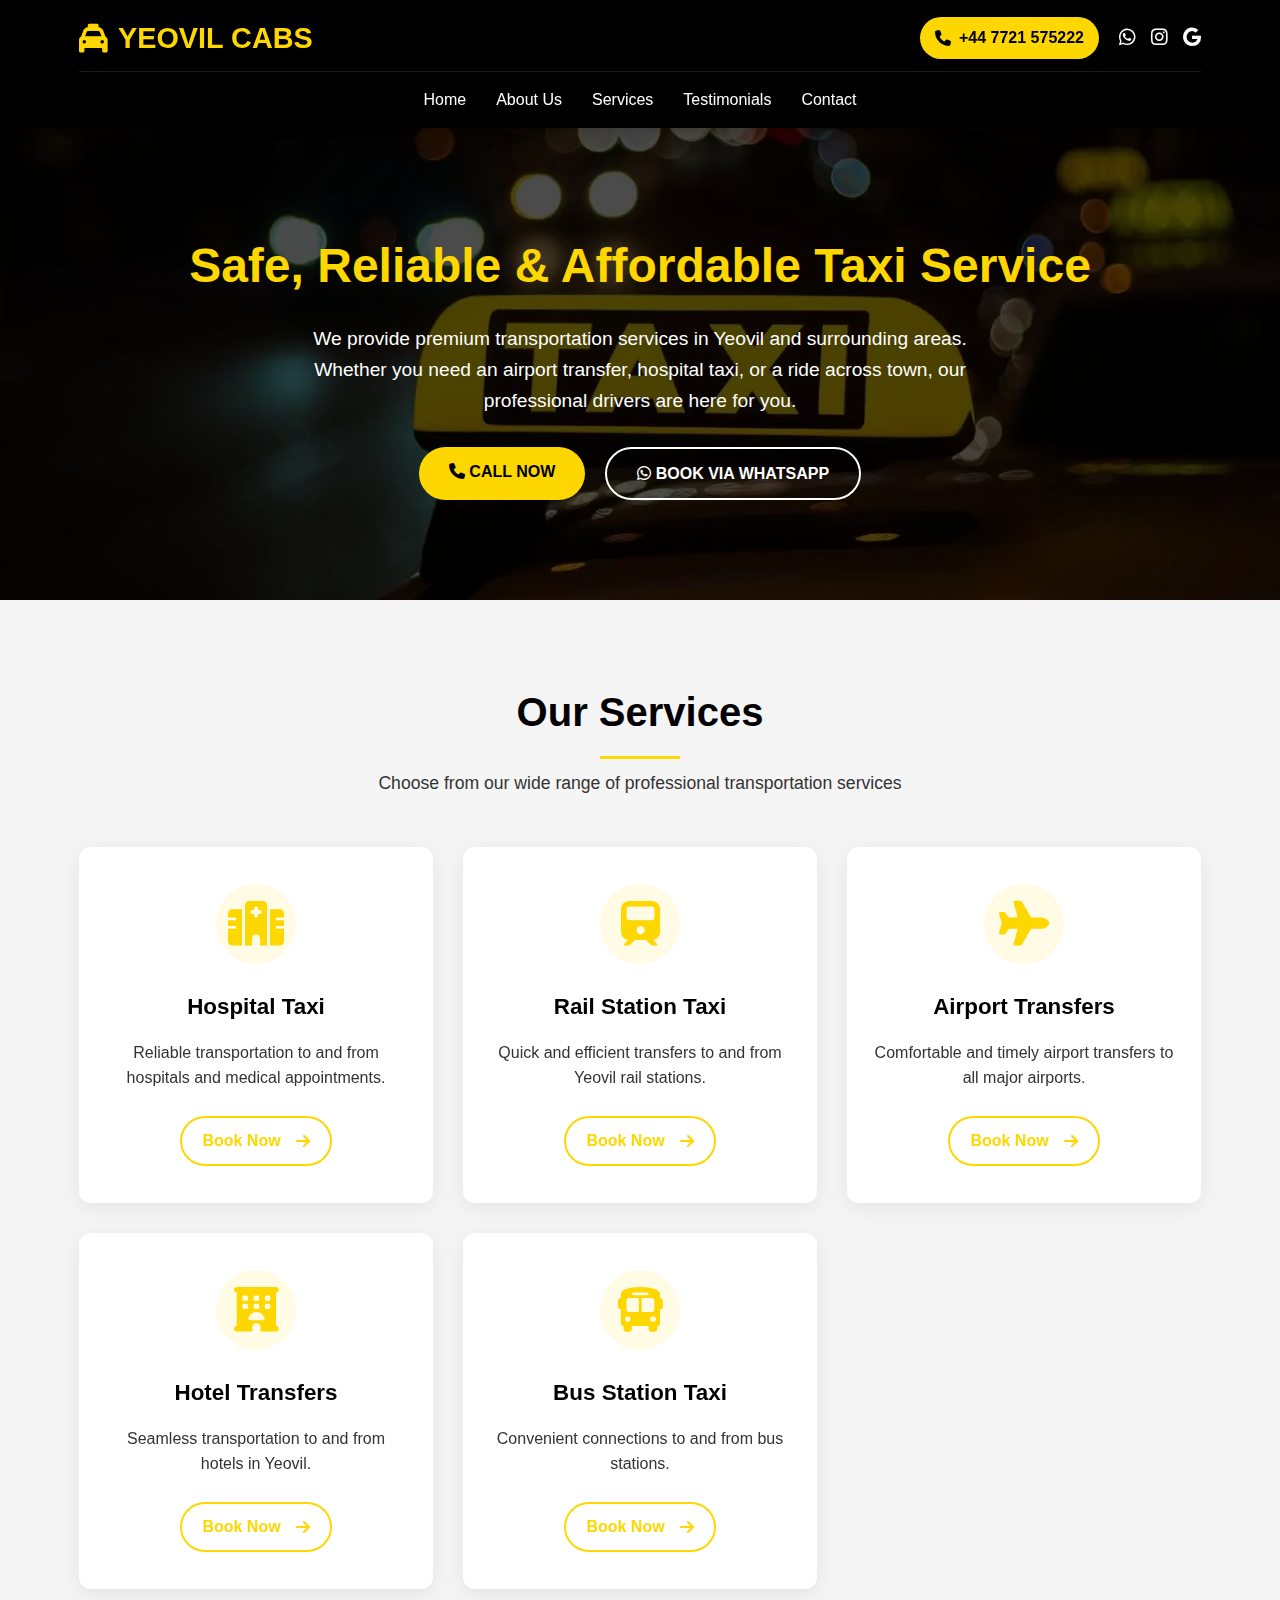
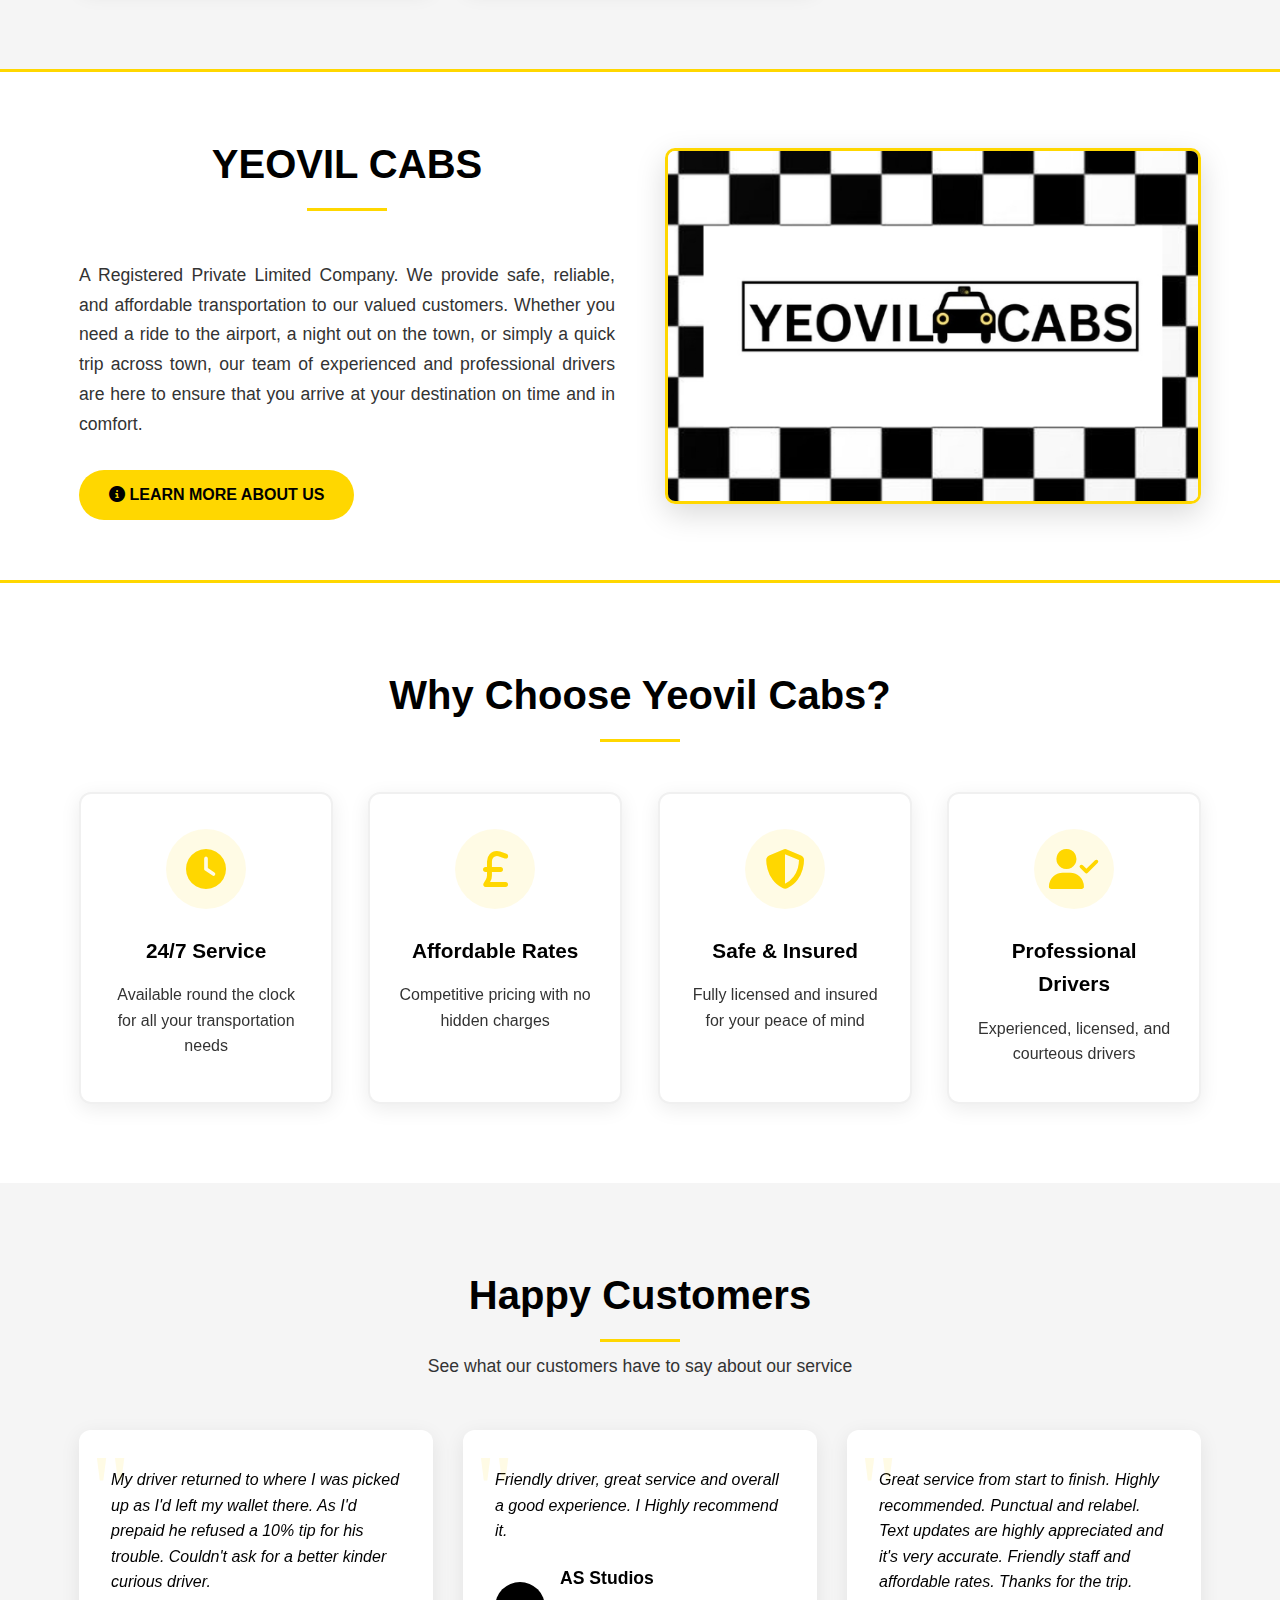
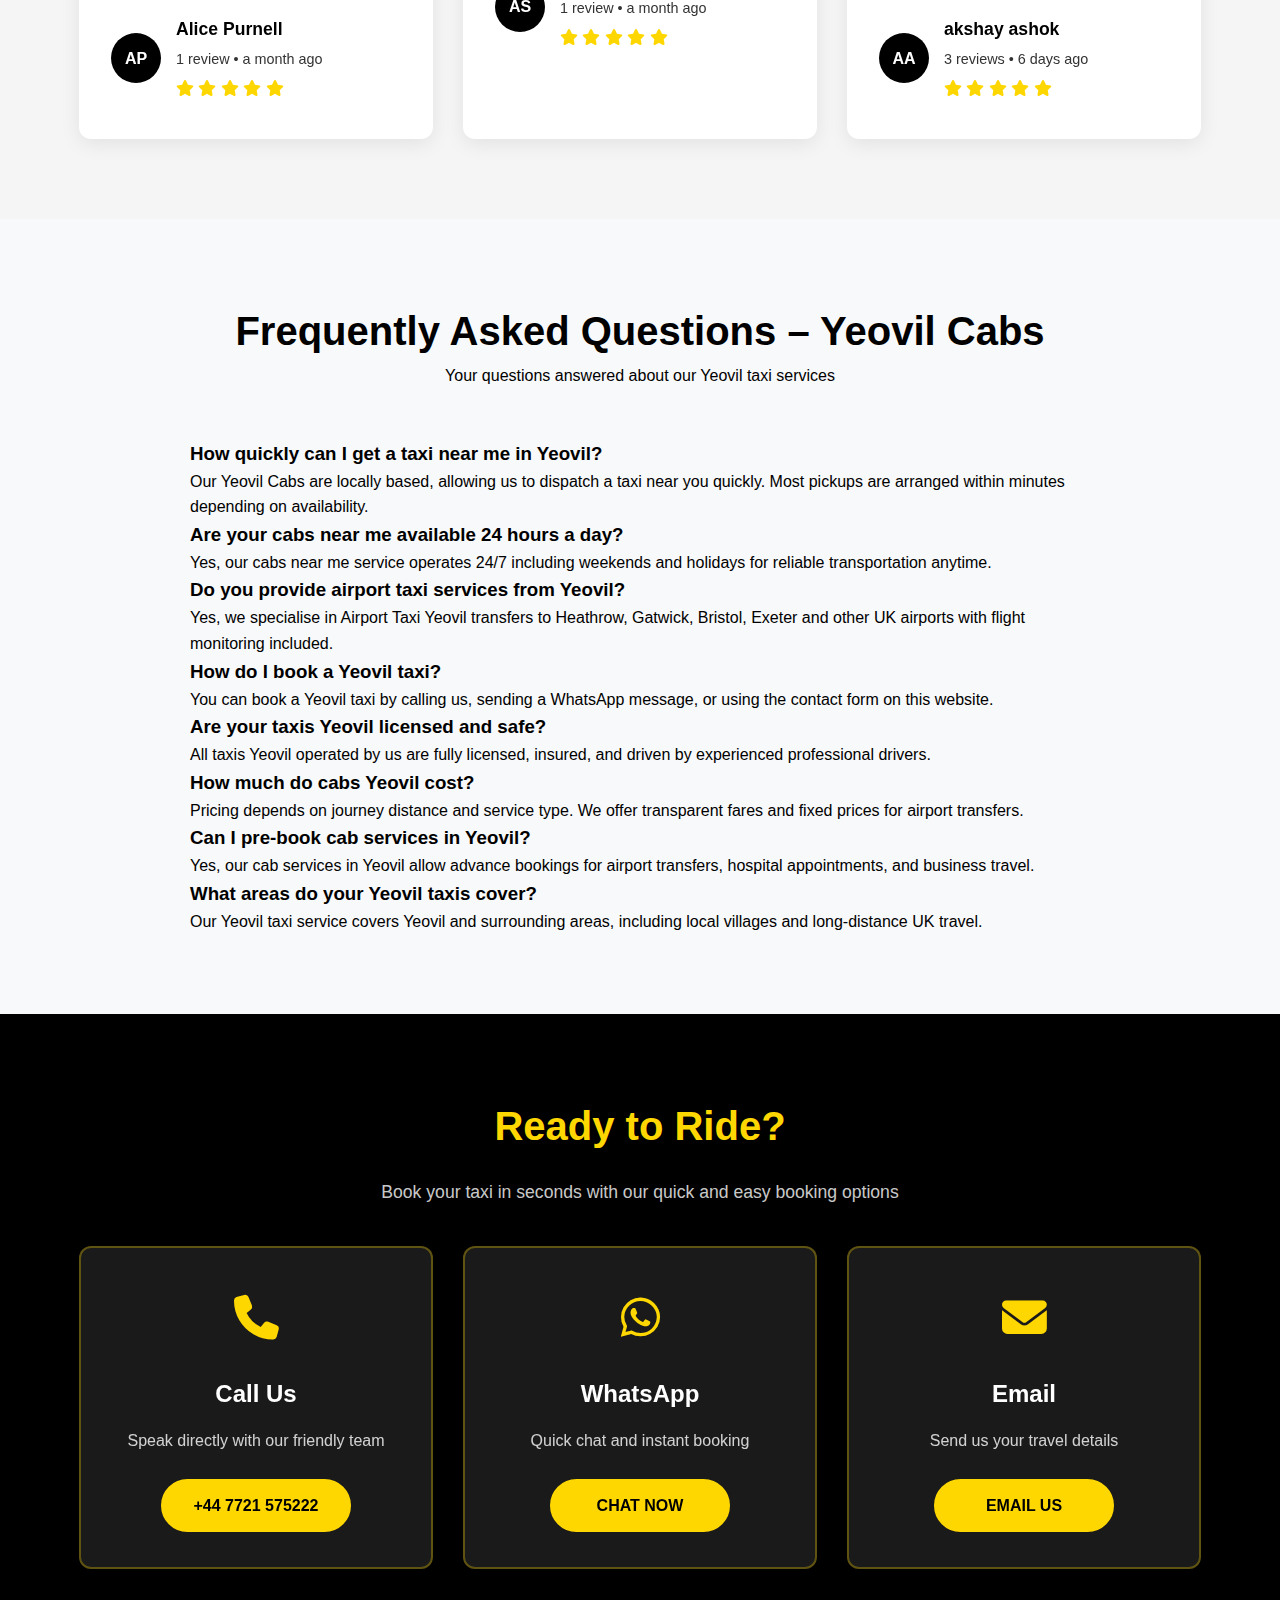
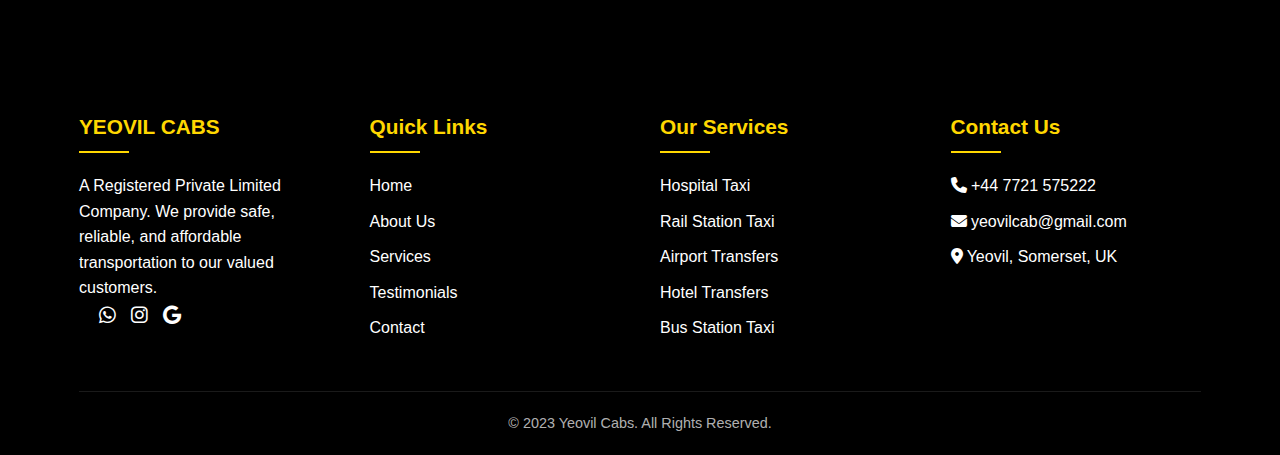
<file: index.html>
<!DOCTYPE html>
<html lang="en">
<head>
    <!-- Basic -->
    <meta charset="UTF-8">
    <meta name="viewport" content="width=device-width, initial-scale=1.0">
    <meta http-equiv="X-UA-Compatible" content="IE=edge">
    <meta name="language" content="English">
    <meta name="robots" content="index, follow">

    <!-- SEO -->
    <title>Yeovil Cabs | #1 Cab services in Yeovil and surrounding areas</title>
    <meta name="description" content="Yeovil Cabs provides safe, reliable, and affordable transportation services in Yeovil. Airport transfers, hospital taxis, and more. Book now!">
    <meta name="keywords" content="Yeovil Cabs, Yeovil taxi, taxi service Yeovil, airport taxi Yeovil, hospital taxi Yeovil, local cabs Yeovil">
    <link rel="canonical" href="https://www.yeovilcab.co.uk/">

    <!-- Icons -->
    <link rel="icon" href="/favicon.ico" type="image/x-icon">
    <link rel="icon" type="image/png" sizes="32x32" href="/favicon-32x32.png">
    <link rel="icon" type="image/png" sizes="16x16" href="/favicon-16x16.png">
    <link rel="apple-touch-icon" sizes="180x180" href="/apple-touch-icon.png">

    <!-- PWA -->
    <link rel="manifest" href="/site.webmanifest">

    <!-- Styles -->
    <link rel="stylesheet" href="https://cdnjs.cloudflare.com/ajax/libs/font-awesome/6.4.0/css/all.min.css">
    <link rel="stylesheet" href="css/style.css">
    <!-- Landing page specific CSS -->
    <link rel="stylesheet" href="css/landing.css">
</head>

<body>
    <!-- Header Section -->
    <header>
        <div class="container">
            <div class="header-top">
                <div class="logo">
                    <i class="fas fa-taxi logo-icon"></i>
                    <h1>YEOVIL CABS</h1>
                </div>
                <div class="contact-info">
                    <a href="tel:+447721575222" class="phone-number">
                        <i class="fas fa-phone"></i> +44 7721 575222
                    </a>
                    <div class="social-icons">
                       <a href="https://wa.me/447721575222"><i class="fab fa-whatsapp"></i></a>
                        <a href="https://www.google.com/url?q=https%3A%2F%2Fwww.instagram.com%2Fyeovilcab.co.uk%2F&sa=D&sntz=1&usg=AOvVaw12XzNJs7yPYh_Z2C7VjxYV"><i class="fab fa-instagram"></i></a>
                        <a href="https://g.page/r/CRvy1ZGY4O-WEAI/review"><i class="fab fa-google"></i></a>
                    </div>
                </div>
            </div>
            <nav>
                <div class="mobile-menu">
                    <i class="fas fa-bars"></i>
                </div>
                <ul class="nav-links">
                    <li><a href="index.html">Home</a></li>
                    <li><a href="about.html">About Us</a></li>
                    <li><a href="services.html">Services</a></li>
                    <li><a href="testimonials.html">Testimonials</a></li>
                    <li><a href="contact.html">Contact</a></li>
                </ul>
            </nav>
        </div>
    </header>

    <!-- Hero Section -->
    <section class="hero">
        <div class="container">
            <h2>Safe, Reliable & Affordable Taxi Service</h2>
            <p>We provide premium transportation services in Yeovil and surrounding areas. Whether you need an airport transfer, hospital taxi, or a ride across town, our professional drivers are here for you.</p>
            <div class="cta-buttons">
                <a href="tel:+447721575222" class="btn btn-primary">
                    <i class="fas fa-phone"></i> CALL NOW
                </a>
                <a href="https://wa.me/447721575222" class="btn btn-secondary">
                    <i class="fab fa-whatsapp"></i> BOOK VIA WHATSAPP
                </a>
            </div>
        </div>
    </section>

    <!-- Services Section -->
    <section class="services">
        <div class="container">
            <div class="section-title">
                <h2>Our Services</h2>
                <p>Choose from our wide range of professional transportation services</p>
            </div>
            <div class="services-grid">
                <div class="service-card">
                    <div class="service-icon">
                        <i class="fas fa-hospital"></i>
                    </div>
                    <h3>Hospital Taxi</h3>
                    <p>Reliable transportation to and from hospitals and medical appointments.</p>
                    <a href="hospital-taxi.html" class="service-link">Book Now <i class="fas fa-arrow-right"></i></a>
                </div>
                
                <div class="service-card">
                    <div class="service-icon">
                        <i class="fas fa-train"></i>
                    </div>
                    <h3>Rail Station Taxi</h3>
                    <p>Quick and efficient transfers to and from Yeovil rail stations.</p>
                    <a href="rail-station-taxi.html" class="service-link">Book Now <i class="fas fa-arrow-right"></i></a>
                </div>
                
                <div class="service-card">
                    <div class="service-icon">
                        <i class="fas fa-plane"></i>
                    </div>
                    <h3>Airport Transfers</h3>
                    <p>Comfortable and timely airport transfers to all major airports.</p>
                    <a href="airport-transfers.html" class="service-link">Book Now <i class="fas fa-arrow-right"></i></a>
                </div>
                
                <div class="service-card">
                    <div class="service-icon">
                        <i class="fas fa-hotel"></i>
                    </div>
                    <h3>Hotel Transfers</h3>
                    <p>Seamless transportation to and from hotels in Yeovil.</p>
                    <a href="hotel-transfers.html" class="service-link">Book Now <i class="fas fa-arrow-right"></i></a>
                </div>
                
                <div class="service-card">
                    <div class="service-icon">
                        <i class="fas fa-bus"></i>
                    </div>
                    <h3>Bus Station Taxi</h3>
                    <p>Convenient connections to and from bus stations.</p>
                    <a href="bus-station-taxi.html" class="service-link">Book Now <i class="fas fa-arrow-right"></i></a>
                </div>
            </div>
        </div>
    </section>

    <!-- About Company Compact Section (Moved between Services and Why Choose) -->
    <section class="about-compact">
        <div class="container">
            <div class="about-compact-content">
                <div class="about-compact-text">
                    <div class="section-title">
                        <h2>YEOVIL CABS</h2>
                    </div>
                    <p>A Registered Private Limited Company. We provide safe, reliable, and affordable transportation to our valued customers. Whether you need a ride to the airport, a night out on the town, or simply a quick trip across town, our team of experienced and professional drivers are here to ensure that you arrive at your destination on time and in comfort.</p>
                    <a href="about.html" class="btn btn-primary">
                        <i class="fas fa-info-circle"></i> LEARN MORE ABOUT US
                    </a>
                </div>
                <div class="about-compact-image">
                    <img src="images/black-and-white-squires.jpg" alt="Yeovil Cabs Professional Service" loading="lazy">
                </div>
            </div>
        </div>
    </section>

    <!-- Why Choose Us Section -->
    <section class="why-choose">
        <div class="container">
            <div class="section-title">
                <h2>Why Choose Yeovil Cabs?</h2>
            </div>
            <div class="features-grid">
                <div class="feature-card">
                    <div class="feature-icon">
                        <i class="fas fa-clock"></i>
                    </div>
                    <h3>24/7 Service</h3>
                    <p>Available round the clock for all your transportation needs</p>
                </div>
                
                <div class="feature-card">
                    <div class="feature-icon">
                        <i class="fas fa-pound-sign"></i>
                    </div>
                    <h3>Affordable Rates</h3>
                    <p>Competitive pricing with no hidden charges</p>
                </div>
                
                <div class="feature-card">
                    <div class="feature-icon">
                        <i class="fas fa-shield-alt"></i>
                    </div>
                    <h3>Safe & Insured</h3>
                    <p>Fully licensed and insured for your peace of mind</p>
                </div>
                
                <div class="feature-card">
                    <div class="feature-icon">
                        <i class="fas fa-user-check"></i>
                    </div>
                    <h3>Professional Drivers</h3>
                    <p>Experienced, licensed, and courteous drivers</p>
                </div>
            </div>
        </div>
    </section>

    <!-- Testimonials Section -->
    <section class="testimonials">
        <div class="container">
            <div class="section-title">
                <h2>Happy Customers</h2>
                <p>See what our customers have to say about our service</p>
            </div>
            <div class="testimonials-grid">
                <div class="testimonial-card">
                    <div class="testimonial-content">
                        <p>My driver returned to where I was picked up as I'd left my wallet there. As I'd prepaid he refused a 10% tip for his trouble. Couldn't ask for a better kinder curious driver.</p>
                    </div>
                    <div class="testimonial-author">
                        <div class="author-avatar">AP</div>
                        <div class="author-info">
                            <h4>Alice Purnell</h4>
                            <p>1 review • a month ago</p>
                            <div class="rating">
                                <i class="fas fa-star"></i>
                                <i class="fas fa-star"></i>
                                <i class="fas fa-star"></i>
                                <i class="fas fa-star"></i>
                                <i class="fas fa-star"></i>
                            </div>
                        </div>
                    </div>
                </div>
                <div class="testimonial-card">
                    <div class="testimonial-content">
                        <p>Friendly driver, great service and overall a good experience. I Highly recommend it.</p>
                    </div>
                    <div class="testimonial-author">
                        <div class="author-avatar">AS</div>
                        <div class="author-info">
                            <h4>AS Studios</h4>
                            <p>1 review • a month ago</p>
                            <div class="rating">
                                <i class="fas fa-star"></i>
                                <i class="fas fa-star"></i>
                                <i class="fas fa-star"></i>
                                <i class="fas fa-star"></i>
                                <i class="fas fa-star"></i>
                            </div>
                        </div>
                    </div>
                </div>
                <div class="testimonial-card">
                    <div class="testimonial-content">
                        <p>Great service from start to finish. Highly recommended. Punctual and relabel. Text updates are highly appreciated and it's very accurate. Friendly staff and affordable rates. Thanks for the trip.</p>
                    </div>
                    <div class="testimonial-author">
                        <div class="author-avatar">AA</div>
                        <div class="author-info">
                            <h4>akshay ashok</h4>
                            <p>3 reviews • 6 days ago</p>
                            <div class="rating">
                                <i class="fas fa-star"></i>
                                <i class="fas fa-star"></i>
                                <i class="fas fa-star"></i>
                                <i class="fas fa-star"></i>
                                <i class="fas fa-star"></i>
                            </div>
                        </div>
                    </div>
                </div>
            </div>
        </div>
    </section>
    <script type="application/ld+json">
{
  "@context": "https://schema.org",
  "@type": "TaxiService",
  "name": "Yeovil Cabs",
  "url": "https://yeovilcab.co.uk/",
  "telephone": "+44 7721 575222",
  "email": "yeovilcab@gmail.com",
  "image": "https://yeovilcab.co.uk/images/logo.png",
  "priceRange": "££",
  "address": {
    "@type": "PostalAddress",
    "streetAddress": "Summerhouse View",
    "addressLocality": "Yeovil",
    "postalCode": "BA21 4DJ",
    "addressCountry": "GB"
  },
  "areaServed": {
    "@type": "Place",
    "name": "Yeovil and surrounding areas"
  },
  "openingHours": "Mo-Su 00:00-23:59",
  "serviceType": [
    "Yeovil Cabs",
    "Airport Taxi Yeovil",
    "Yeovil Taxi",
    "Cab services in Yeovil",
    "Taxis Yeovil"
  ],
  "sameAs": [
    "https://www.instagram.com/yeovilcab.co.uk/",
    "https://g.page/r/CRvy1ZGY4O-WEAI/review"
  ]
}
</script>
<!-- FAQ Section -->
<section class="faq-section" style="padding:80px 0; background:#f8f9fa;">
    <div class="container">
        <div style="text-align:center; margin-bottom:50px;">
            <h2 style="font-size:2.5rem;">Frequently Asked Questions – Yeovil Cabs</h2>
            <p>Your questions answered about our Yeovil taxi services</p>
        </div>

        <div class="faq-container" style="max-width:900px; margin:auto;">

            <div class="faq-item">
                <h3>How quickly can I get a taxi near me in Yeovil?</h3>
                <p>Our Yeovil Cabs are locally based, allowing us to dispatch a taxi near you quickly. Most pickups are arranged within minutes depending on availability.</p>
            </div>

            <div class="faq-item">
                <h3>Are your cabs near me available 24 hours a day?</h3>
                <p>Yes, our cabs near me service operates 24/7 including weekends and holidays for reliable transportation anytime.</p>
            </div>

            <div class="faq-item">
                <h3>Do you provide airport taxi services from Yeovil?</h3>
                <p>Yes, we specialise in Airport Taxi Yeovil transfers to Heathrow, Gatwick, Bristol, Exeter and other UK airports with flight monitoring included.</p>
            </div>

            <div class="faq-item">
                <h3>How do I book a Yeovil taxi?</h3>
                <p>You can book a Yeovil taxi by calling us, sending a WhatsApp message, or using the contact form on this website.</p>
            </div>

            <div class="faq-item">
                <h3>Are your taxis Yeovil licensed and safe?</h3>
                <p>All taxis Yeovil operated by us are fully licensed, insured, and driven by experienced professional drivers.</p>
            </div>

            <div class="faq-item">
                <h3>How much do cabs Yeovil cost?</h3>
                <p>Pricing depends on journey distance and service type. We offer transparent fares and fixed prices for airport transfers.</p>
            </div>

            <div class="faq-item">
                <h3>Can I pre-book cab services in Yeovil?</h3>
                <p>Yes, our cab services in Yeovil allow advance bookings for airport transfers, hospital appointments, and business travel.</p>
            </div>

            <div class="faq-item">
                <h3>What areas do your Yeovil taxis cover?</h3>
                <p>Our Yeovil taxi service covers Yeovil and surrounding areas, including local villages and long-distance UK travel.</p>
            </div>

        </div>
    </div>
</section>
    <!-- Call to Action Section -->
    <section class="cta-section">
        <div class="container">
            <h2>Ready to Ride?</h2>
            <p>Book your taxi in seconds with our quick and easy booking options</p>
            <div class="cta-grid">
                <div class="cta-card">
                    <div class="cta-icon">
                        <i class="fas fa-phone"></i>
                    </div>
                    <h3>Call Us</h3>
                    <p>Speak directly with our friendly team</p>
                    <a href="tel:+447721575222" class="btn btn-primary">+44 7721 575222</a>
                </div>
                
                <div class="cta-card">
                    <div class="cta-icon">
                        <i class="fab fa-whatsapp"></i>
                    </div>
                    <h3>WhatsApp</h3>
                    <p>Quick chat and instant booking</p>
                    <a href="https://wa.me/447721575222" class="btn btn-primary">CHAT NOW</a>
                </div>
                
                <div class="cta-card">
                    <div class="cta-icon">
                        <i class="fas fa-envelope"></i>
                    </div>
                    <h3>Email</h3>
                    <p>Send us your travel details</p>
                    <a href="mailto:yeovilcab@gmail.com" class="btn btn-primary">EMAIL US</a>
                </div>
            </div>
        </div>
    </section>

    <!-- Footer -->
    <footer>
        <div class="container">
            <div class="footer-content">
                <div class="footer-column">
                    <h3>YEOVIL CABS</h3>
                    <p>A Registered Private Limited Company. We provide safe, reliable, and affordable transportation to our valued customers.</p>
                    <div class="social-icons">
                       <a href="https://wa.me/447721575222"><i class="fab fa-whatsapp"></i></a>
                        <a href="https://www.google.com/url?q=https%3A%2F%2Fwww.instagram.com%2Fyeovilcab.co.uk%2F&sa=D&sntz=1&usg=AOvVaw12XzNJs7yPYh_Z2C7VjxYV"><i class="fab fa-instagram"></i></a>
                        <a href=""><i class="fab fa-google"></i></a>
                    </div>
                </div>
                <div class="footer-column">
                    <h3>Quick Links</h3>
                    <ul class="footer-links">
                        <li><a href="index.html">Home</a></li>
                        <li><a href="about.html">About Us</a></li>
                        <li><a href="services.html">Services</a></li>
                        <li><a href="testimonials.html">Testimonials</a></li>
                        <li><a href="contact.html">Contact</a></li>
                    </ul>
                </div>
                <div class="footer-column">
                    <h3>Our Services</h3>
                    <ul class="footer-links">
                        <li><a href="hospital-taxi.html">Hospital Taxi</a></li>
                        <li><a href="rail-station-taxi.html">Rail Station Taxi</a></li>
                        <li><a href="airport-transfers.html">Airport Transfers</a></li>
                        <li><a href="hotel-transfers.html">Hotel Transfers</a></li>
                        <li><a href="bus-station-taxi.html">Bus Station Taxi</a></li>
                    </ul>
                </div>
                <div class="footer-column">
                    <h3>Contact Us</h3>
                    <ul class="footer-links">
                        <li><i class="fas fa-phone"></i> +44 7721 575222</li>
                        <li><i class="fas fa-envelope"></i> yeovilcab@gmail.com</li>
                        <li><i class="fas fa-map-marker-alt"></i> Yeovil, Somerset, UK</li>
                    </ul>
                </div>
            </div>
            <div class="footer-bottom">
                <p>&copy; 2023 Yeovil Cabs. All Rights Reserved.</p>
            </div>
        </div>
    </footer>

    <script src="js/script.js"></script>
</body>
</html>
</file>
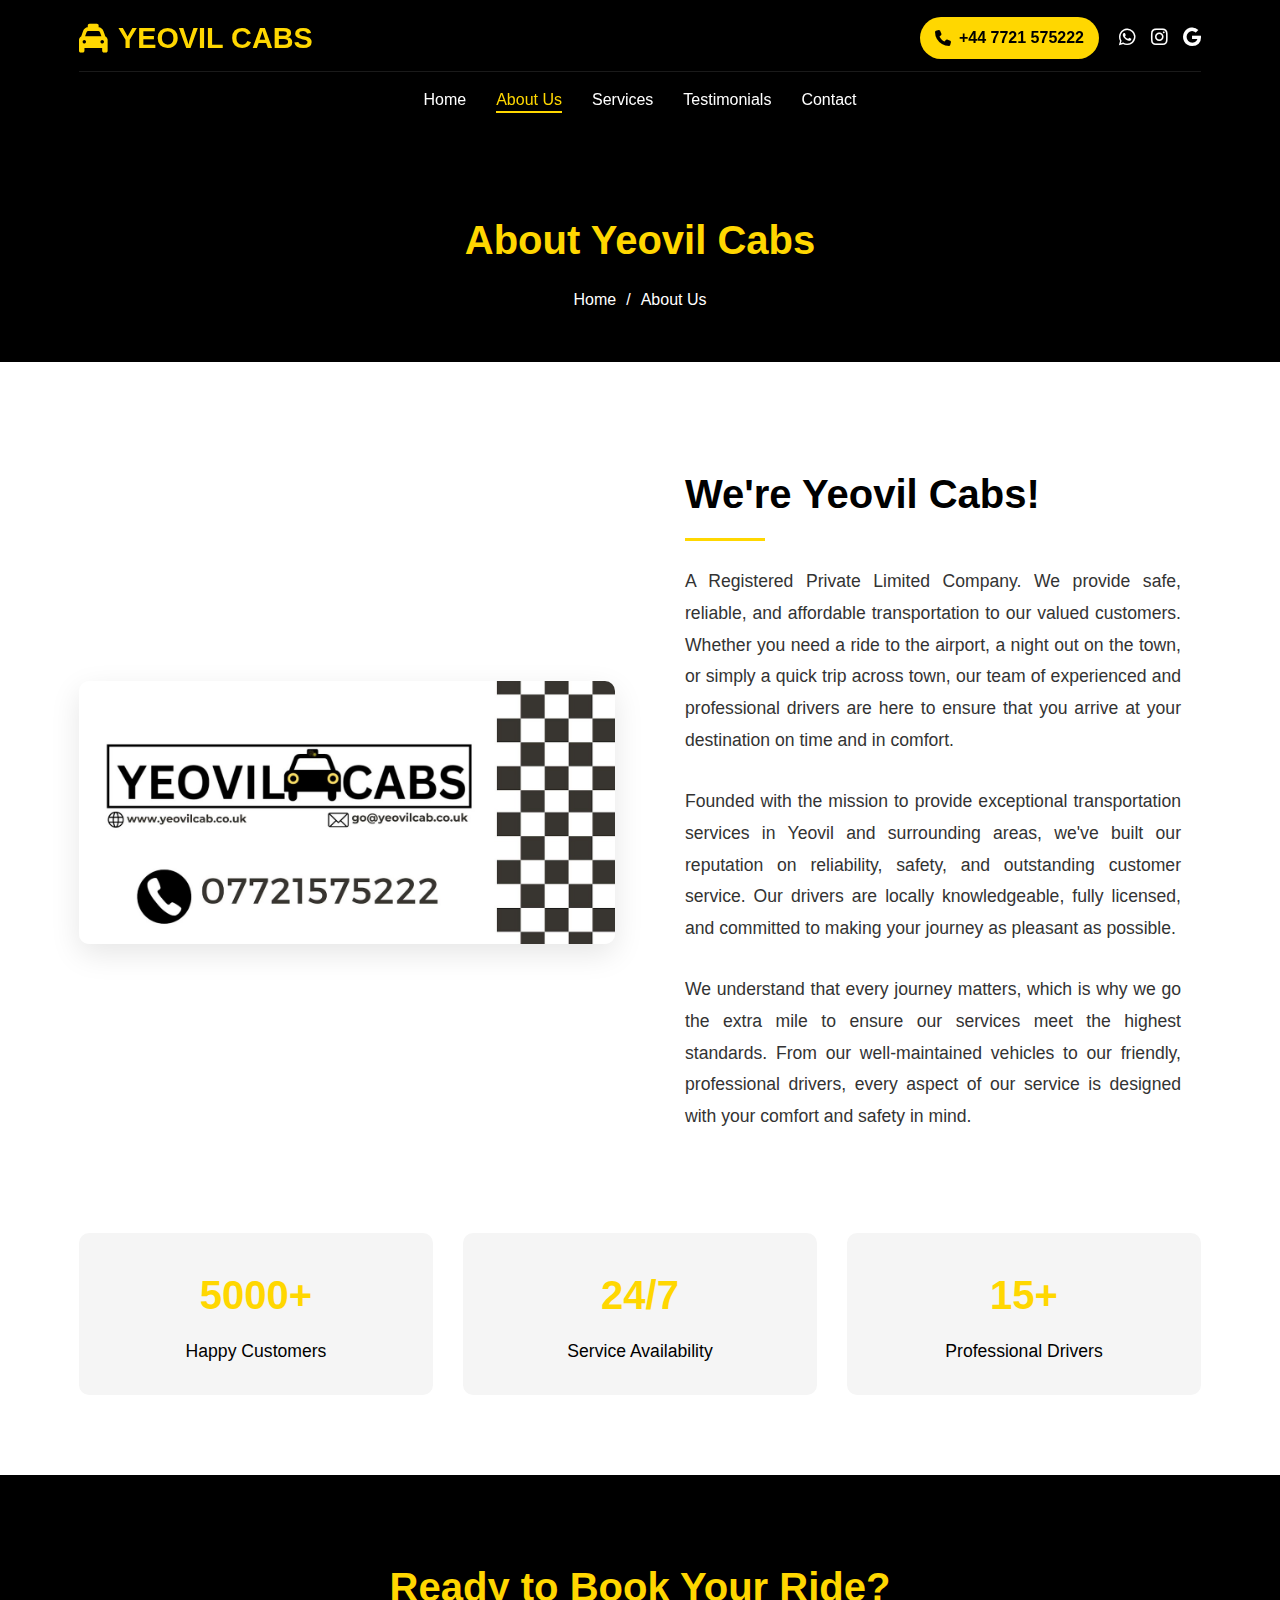
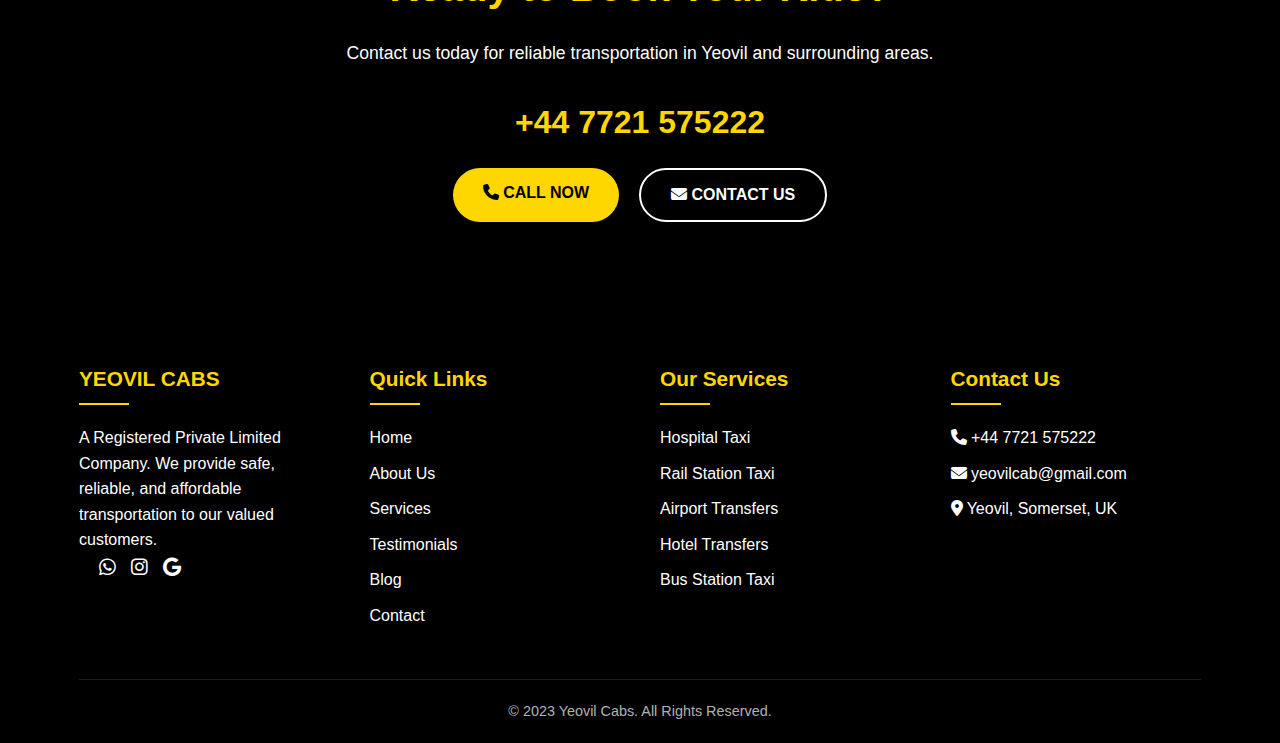
<file: about.html>
<!DOCTYPE html>
<html lang="en">
<head>
    <meta charset="UTF-8">
    <meta name="viewport" content="width=device-width, initial-scale=1.0">
    <meta name="robots" content="index, follow">
    <title>About Yeovil Cabs | Trusted Taxi Service in Yeovil</title>
    <meta name="description" content="Know more about Yeovil Cabs, a trusted taxi service in Yeovil offering professional drivers, safe rides, and affordable fares.">
    <meta name="keywords" content="about Yeovil Cabs, Yeovil taxi company, trusted taxi Yeovil, local cab service Yeovil">
    <link rel="canonical" href="https://yeovilcab.co.uk/about.html">
    <link rel="stylesheet" href="https://cdnjs.cloudflare.com/ajax/libs/font-awesome/6.4.0/css/all.min.css">
    <link rel="stylesheet" href="css/style.css">
</head>
<body>
    <!-- Header Section -->
    <header>
        <div class="container">
            <div class="header-top">
                <div class="logo">
                    <i class="fas fa-taxi logo-icon"></i>
                    <h1>YEOVIL CABS</h1>
                </div>
                <div class="contact-info">
                    <a href="tel:+447721575222" class="phone-number">
                        <i class="fas fa-phone"></i> +44 7721 575222
                    </a>
                    <div class="social-icons">
                       <a href="https://wa.me/447721575222"><i class="fab fa-whatsapp"></i></a>
                        <a href="https://www.google.com/url?q=https%3A%2F%2Fwww.instagram.com%2Fyeovilcab.co.uk%2F&sa=D&sntz=1&usg=AOvVaw12XzNJs7yPYh_Z2C7VjxYV"><i class="fab fa-instagram"></i></a>
                        <a href="https://g.page/r/CRvy1ZGY4O-WEAI/review"><i class="fab fa-google"></i></a>
                    </div>
                </div>
            </div>
            <nav>
                <div class="mobile-menu">
                    <i class="fas fa-bars"></i>
                </div>
                <ul class="nav-links">
                    <li><a href="index.html">Home</a></li>
                    <li><a href="about.html" class="active">About Us</a></li>
                    <li><a href="services.html">Services</a></li>
                    <li><a href="testimonials.html">Testimonials</a></li>
                    <li><a href="contact.html">Contact</a></li>
                </ul>
            </nav>
        </div>
    </header>

    <!-- Page Header -->
    <section class="page-header">
        <div class="container">
            <h1>About Yeovil Cabs</h1>
            <ul class="breadcrumb">
                <li><a href="index.html">Home</a></li>
                <li>About Us</li>
            </ul>
        </div>
    </section>

    <!-- About Section -->
    <section class="about">
        <div class="container">
            <div class="about-content">
                <div class="about-img">
                    <img src="images/about-us.jpg" alt="Yeovil Cabs professional drivers">
                </div>
                <div class="about-text">
                    <h2>We're Yeovil Cabs!</h2>
                    <p>A Registered Private Limited Company. We provide safe, reliable, and affordable transportation to our valued customers. Whether you need a ride to the airport, a night out on the town, or simply a quick trip across town, our team of experienced and professional drivers are here to ensure that you arrive at your destination on time and in comfort.</p>
                    <p>Founded with the mission to provide exceptional transportation services in Yeovil and surrounding areas, we've built our reputation on reliability, safety, and outstanding customer service. Our drivers are locally knowledgeable, fully licensed, and committed to making your journey as pleasant as possible.</p>
                    <p>We understand that every journey matters, which is why we go the extra mile to ensure our services meet the highest standards. From our well-maintained vehicles to our friendly, professional drivers, every aspect of our service is designed with your comfort and safety in mind.</p>
                </div>
            </div>
            
            <div class="stats">
                <div class="stat-card">
                    <div class="stat-number">5000+</div>
                    <div class="stat-text">Happy Customers</div>
                </div>
                <div class="stat-card">
                    <div class="stat-number">24/7</div>
                    <div class="stat-text">Service Availability</div>
                </div>
                <div class="stat-card">
                    <div class="stat-number">15+</div>
                    <div class="stat-text">Professional Drivers</div>
                </div>
            </div>
        </div>
    </section>

    <!-- Call to Action Section -->
    <section class="cta-section">
        <div class="container">
            <h2>Ready to Book Your Ride?</h2>
            <p>Contact us today for reliable transportation in Yeovil and surrounding areas.</p>
            <a href="tel:+447721575222" class="cta-phone">+44 7721 575222</a>
            <div class="cta-buttons">
                <a href="tel:+447721575222" class="btn btn-primary">
                    <i class="fas fa-phone"></i> CALL NOW
                </a>
                <a href="contact.html" class="btn btn-secondary">
                    <i class="fas fa-envelope"></i> CONTACT US
                </a>
            </div>
        </div>
    </section>

    <!-- Footer -->
    <footer>
        <div class="container">
            <div class="footer-content">
                <div class="footer-column">
                    <h3>YEOVIL CABS</h3>
                    <p>A Registered Private Limited Company. We provide safe, reliable, and affordable transportation to our valued customers.</p>
                    <div class="social-icons">
                        <a href="https://wa.me/447721575222"><i class="fab fa-whatsapp"></i></a>
                        <a href="https://www.google.com/url?q=https%3A%2F%2Fwww.instagram.com%2Fyeovilcab.co.uk%2F&sa=D&sntz=1&usg=AOvVaw12XzNJs7yPYh_Z2C7VjxYV"><i class="fab fa-instagram"></i></a>
                        <a href="https://g.page/r/CRvy1ZGY4O-WEAI/review"><i class="fab fa-google"></i></a>
                    </div>
                </div>
                <div class="footer-column">
                    <h3>Quick Links</h3>
                    <ul class="footer-links">
                        <li><a href="index.html">Home</a></li>
                        <li><a href="about.html">About Us</a></li>
                        <li><a href="services.html">Services</a></li>
                        <li><a href="testimonials.html">Testimonials</a></li>
                        <li><a href="blog.html">Blog</a></li>
                        <li><a href="contact.html">Contact</a></li>
                    </ul>
                </div>
                <div class="footer-column">
                    <h3>Our Services</h3>
                    <ul class="footer-links">
                        <li><a href="hospital-taxi.html">Hospital Taxi</a></li>
                        <li><a href="rail-station-taxi.html">Rail Station Taxi</a></li>
                        <li><a href="airport-transfers.html">Airport Transfers</a></li>
                        <li><a href="hotel-transfers.html">Hotel Transfers</a></li>
                        <li><a href="bus-station-taxi.html">Bus Station Taxi</a></li>
                    </ul>
                </div>
                <div class="footer-column">
                    <h3>Contact Us</h3>
                    <ul class="footer-links">
                        <li><i class="fas fa-phone"></i> +44 7721 575222</li>
                        <li><i class="fas fa-envelope"></i> yeovilcab@gmail.com</li>
                        <li><i class="fas fa-map-marker-alt"></i> Yeovil, Somerset, UK</li>
                    </ul>
                </div>
            </div>
            <div class="footer-bottom">
                <p>&copy; 2023 Yeovil Cabs. All Rights Reserved.</p>
            </div>
        </div>
    </footer>

    <script src="js/script.js"></script>
</body>
</html>
</file>
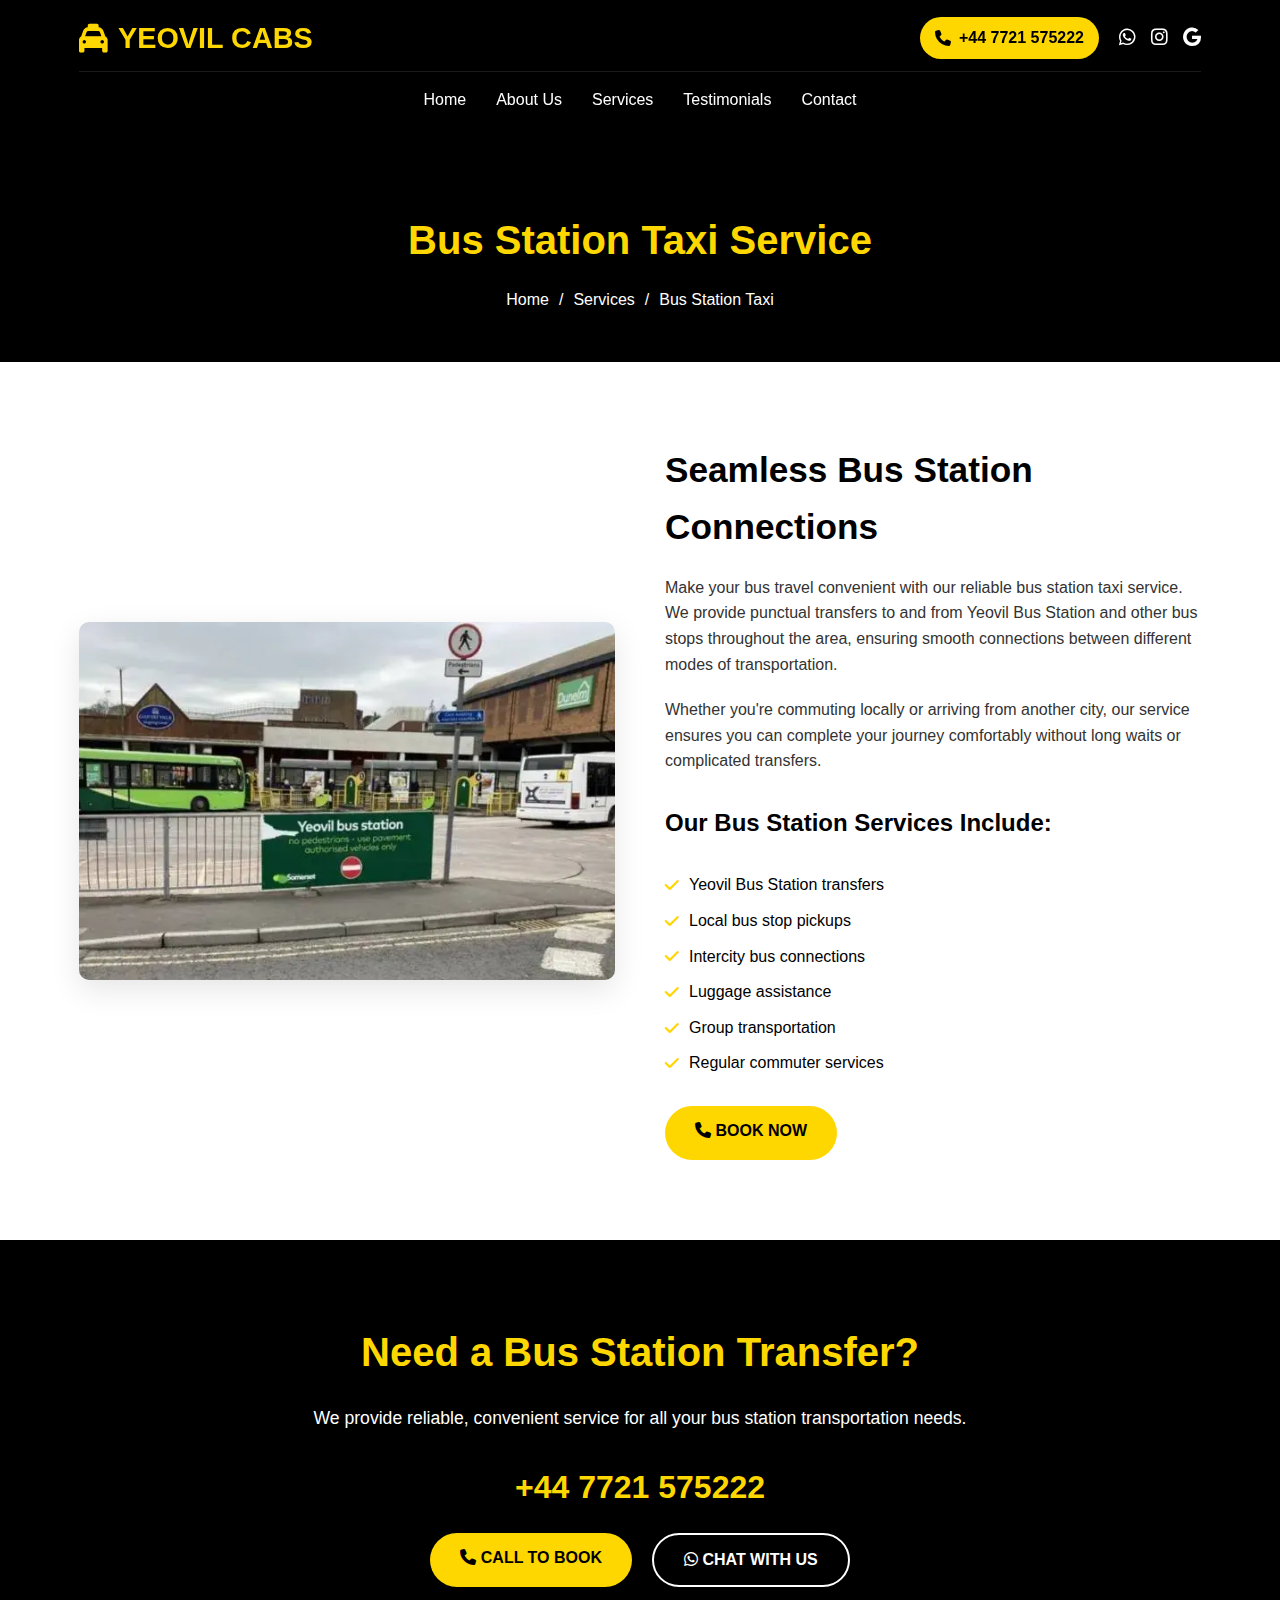
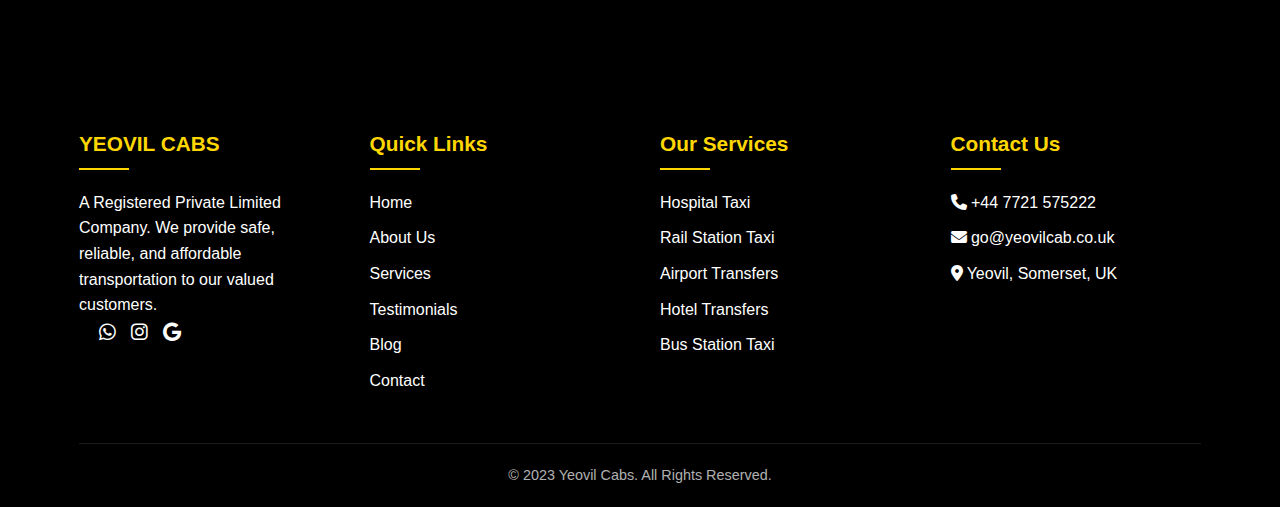
<file: bus-station-taxi.html>
<!DOCTYPE html>
<html lang="en">
<head>
    <meta charset="UTF-8">
    <meta name="viewport" content="width=device-width, initial-scale=1.0">
    <meta name="robots" content="index, follow">
    <title>Bus Station Taxi in Yeovil | Yeovil Cabs</title>
    <meta name="description" content="Need a bus station taxi in Yeovil? Yeovil Cabs offers quick and reliable pickups from all bus stations.">
    <meta name="keywords" content="bus station taxi Yeovil, Yeovil bus station cab, local taxi Yeovil">
    <link rel="canonical" href="https://www.yeovilcab.co.uk/bus-station-taxi.html">

    <link rel="stylesheet" href="https://cdnjs.cloudflare.com/ajax/libs/font-awesome/6.4.0/css/all.min.css">
    <link rel="stylesheet" href="css/style.css">
</head>
<body>
    <!-- Header Section -->
    <header>
        <div class="container">
            <div class="header-top">
                <div class="logo">
                    <i class="fas fa-taxi logo-icon"></i>
                    <h1>YEOVIL CABS</h1>
                </div>
                <div class="contact-info">
                    <a href="tel:+447721575222" class="phone-number">
                        <i class="fas fa-phone"></i> +44 7721 575222
                    </a>
                    <div class="social-icons">
                        <a href="https://wa.me/447721575222"><i class="fab fa-whatsapp"></i></a>
                        <a href="https://www.google.com/url?q=https%3A%2F%2Fwww.instagram.com%2Fyeovilcab.co.uk%2F&sa=D&sntz=1&usg=AOvVaw12XzNJs7yPYh_Z2C7VjxYV"><i class="fab fa-instagram"></i></a>
                        <a href="https://g.page/r/CRvy1ZGY4O-WEAI/review"><i class="fab fa-google"></i></a>
                    </div>
                </div>
            </div>
            <nav>
                <div class="mobile-menu">
                    <i class="fas fa-bars"></i>
                </div>
                <ul class="nav-links">
                    <li><a href="index.html">Home</a></li>
                    <li><a href="about.html">About Us</a></li>
                    <li><a href="services.html">Services</a></li>
                    <li><a href="testimonials.html">Testimonials</a></li>
                    <li><a href="contact.html">Contact</a></li>
                </ul>
            </nav>
        </div>
    </header>

    <!-- Page Header -->
    <section class="page-header">
        <div class="container">
            <h1>Bus Station Taxi Service</h1>
            <ul class="breadcrumb">
                <li><a href="index.html">Home</a></li>
                <li><a href="services.html">Services</a></li>
                <li>Bus Station Taxi</li>
            </ul>
        </div>
    </section>

    <!-- Service Detail Section -->
    <section class="service-detail">
        <div class="container">
            <div class="service-detail-content">
                <div class="service-detail-img">
                    <img src="images/bus-station-taxi-service.webp" alt="Bus Station Taxi Service in Yeovil">
                </div>
                <div class="service-detail-text">
                    <h2>Seamless Bus Station Connections</h2>
                    <p>Make your bus travel convenient with our reliable bus station taxi service. We provide punctual transfers to and from Yeovil Bus Station and other bus stops throughout the area, ensuring smooth connections between different modes of transportation.</p>
                    <p>Whether you're commuting locally or arriving from another city, our service ensures you can complete your journey comfortably without long waits or complicated transfers.</p>
                    
                    <h3>Our Bus Station Services Include:</h3>
                    <ul class="features-list">
                        <li><i class="fas fa-check"></i> Yeovil Bus Station transfers</li>
                        <li><i class="fas fa-check"></i> Local bus stop pickups</li>
                        <li><i class="fas fa-check"></i> Intercity bus connections</li>
                        <li><i class="fas fa-check"></i> Luggage assistance</li>
                        <li><i class="fas fa-check"></i> Group transportation</li>
                        <li><i class="fas fa-check"></i> Regular commuter services</li>
                    </ul>
                    
                    <div class="cta-buttons" style="justify-content: flex-start; margin-top: 30px;">
                        <a href="tel:+447721575222" class="btn btn-primary">
                            <i class="fas fa-phone"></i> BOOK NOW
                        </a>
                        <a href="contact.html" class="btn btn-secondary">
                            <i class="fas fa-envelope"></i> ENQUIRE
                        </a>
                    </div>
                </div>
            </div>
        </div>
    </section>

    <!-- Call to Action Section -->
    <section class="cta-section">
        <div class="container">
            <h2>Need a Bus Station Transfer?</h2>
            <p>We provide reliable, convenient service for all your bus station transportation needs.</p>
            <a href="tel:+447721575222" class="cta-phone">+44 7721 575222</a>
            <div class="cta-buttons">
                <a href="tel:+447721575222" class="btn btn-primary">
                    <i class="fas fa-phone"></i> CALL TO BOOK
                </a>
                <a href="https://wa.me/447721575222" class="btn btn-secondary">
                    <i class="fab fa-whatsapp"></i> CHAT WITH US
                </a>
            </div>
        </div>
    </section>

    <!-- Footer -->
    <footer>
        <div class="container">
            <div class="footer-content">
                <div class="footer-column">
                    <h3>YEOVIL CABS</h3>
                    <p>A Registered Private Limited Company. We provide safe, reliable, and affordable transportation to our valued customers.</p>
                    <div class="social-icons">
                       <a href="https://wa.me/447721575222"><i class="fab fa-whatsapp"></i></a>
                        <a href="https://www.google.com/url?q=https%3A%2F%2Fwww.instagram.com%2Fyeovilcab.co.uk%2F&sa=D&sntz=1&usg=AOvVaw12XzNJs7yPYh_Z2C7VjxYV"><i class="fab fa-instagram"></i></a>
                        <a href="https://g.page/r/CRvy1ZGY4O-WEAI/review"><i class="fab fa-google"></i></a>
                    </div>
                </div>
                <div class="footer-column">
                    <h3>Quick Links</h3>
                    <ul class="footer-links">
                        <li><a href="index.html">Home</a></li>
                        <li><a href="about.html">About Us</a></li>
                        <li><a href="services.html">Services</a></li>
                        <li><a href="testimonials.html">Testimonials</a></li>
                        <li><a href="blog.html">Blog</a></li>
                        <li><a href="contact.html">Contact</a></li>
                    </ul>
                </div>
                <div class="footer-column">
                    <h3>Our Services</h3>
                    <ul class="footer-links">
                        <li><a href="hospital-taxi.html">Hospital Taxi</a></li>
                        <li><a href="rail-station-taxi.html">Rail Station Taxi</a></li>
                        <li><a href="airport-transfers.html">Airport Transfers</a></li>
                        <li><a href="hotel-transfers.html">Hotel Transfers</a></li>
                        <li><a href="bus-station-taxi.html">Bus Station Taxi</a></li>
                    </ul>
                </div>
                <div class="footer-column">
                    <h3>Contact Us</h3>
                    <ul class="footer-links">
                        <li><i class="fas fa-phone"></i> +44 7721 575222</li>
                        <li><i class="fas fa-envelope"></i> go@yeovilcab.co.uk</li>
                        <li><i class="fas fa-map-marker-alt"></i> Yeovil, Somerset, UK</li>
                    </ul>
                </div>
            </div>
            <div class="footer-bottom">
                <p>&copy; 2023 Yeovil Cabs. All Rights Reserved.</p>
            </div>
        </div>
    </footer>

    <script src="js/script.js"></script>
</body>

</html>
</file>
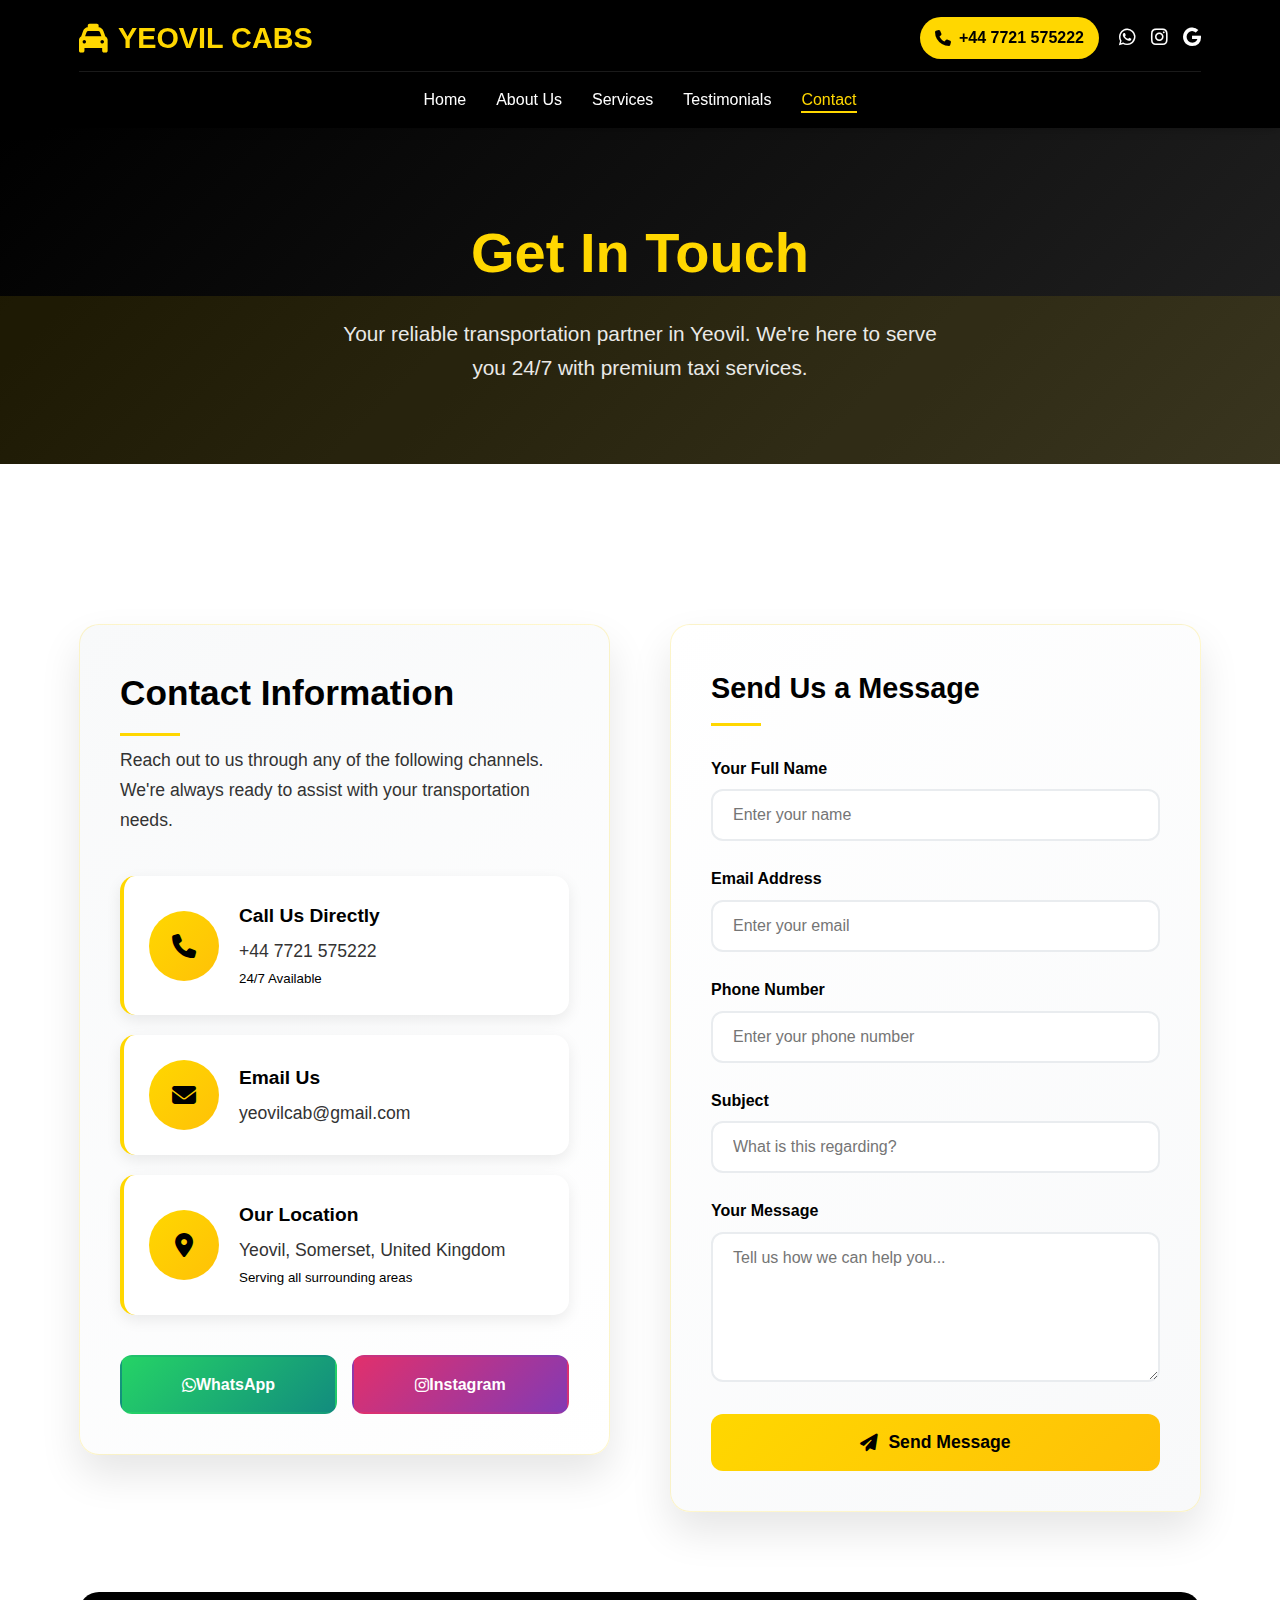
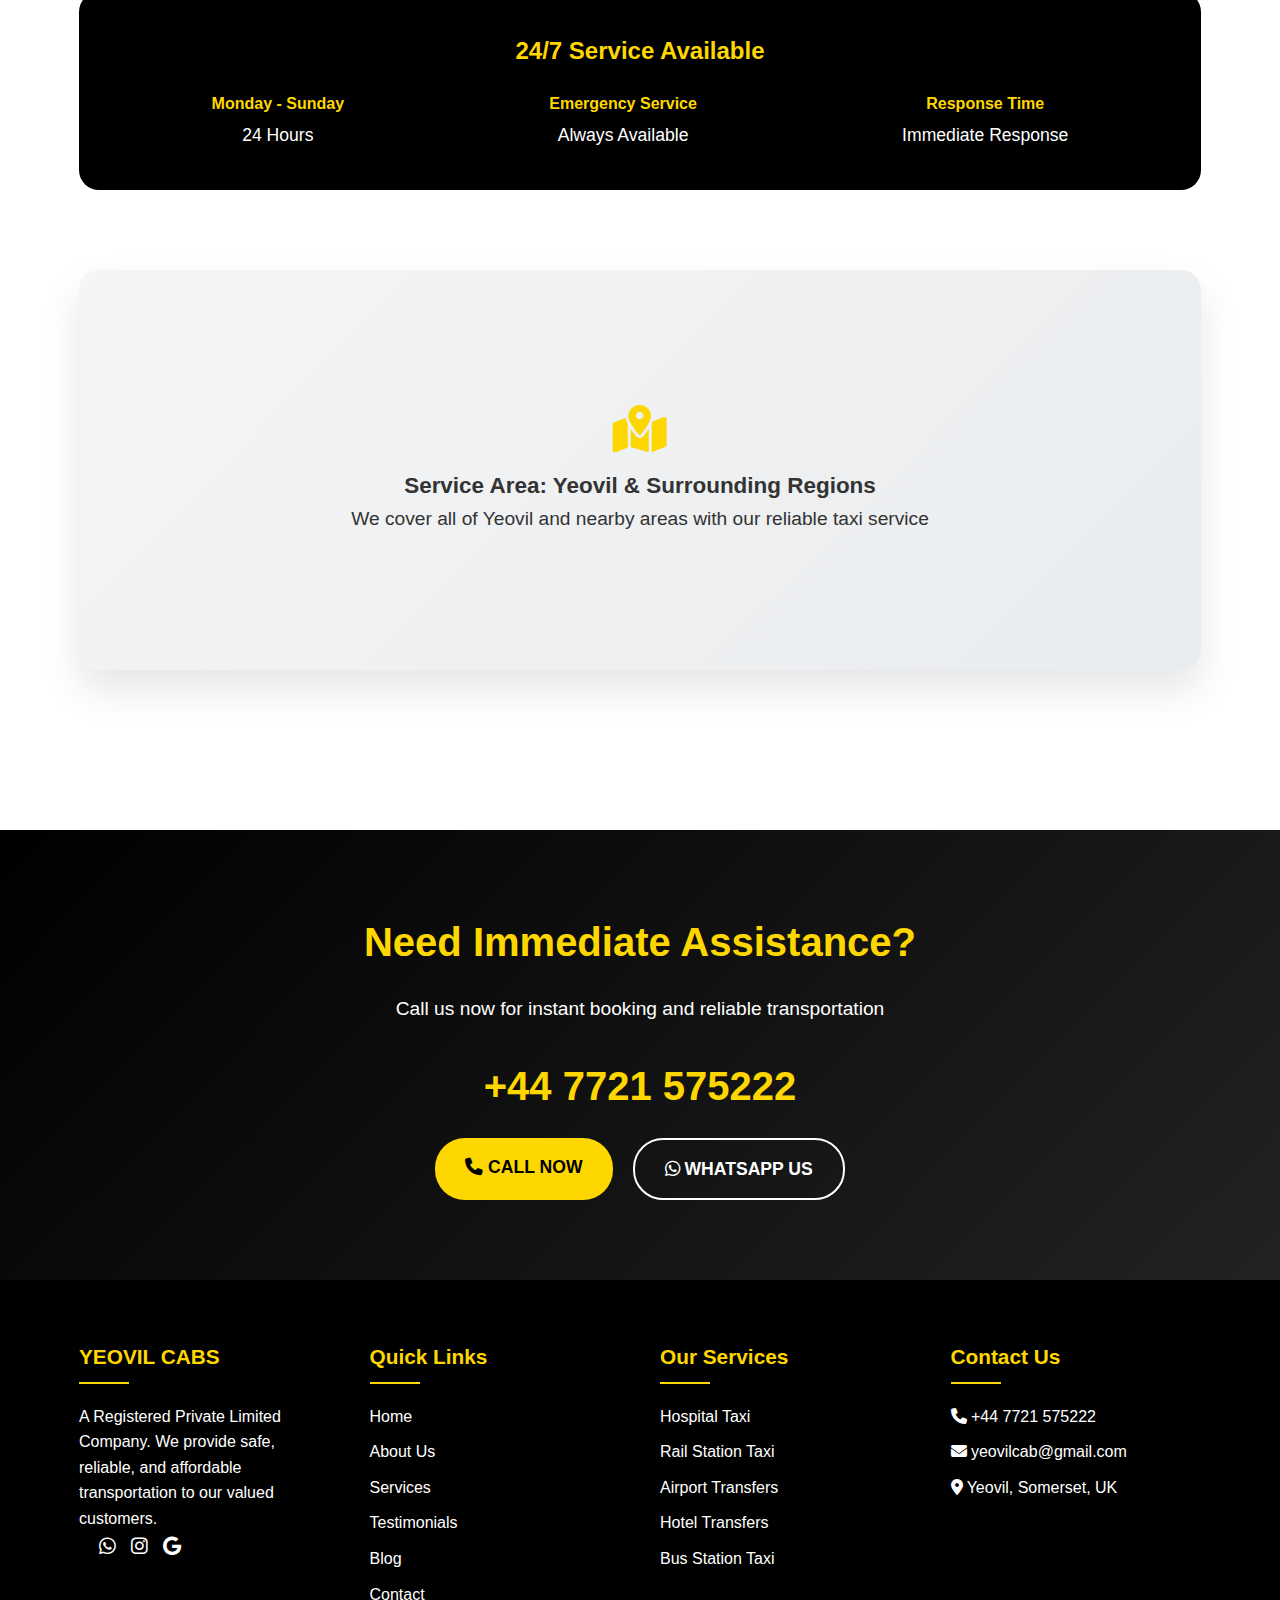
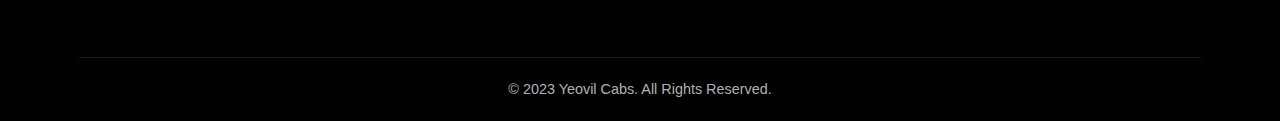
<file: contact (1).html>
<!DOCTYPE html>
<html lang="en">
<head>
    <meta charset="UTF-8">
    <meta name="viewport" content="width=device-width, initial-scale=1.0">
    <meta name="robots" content="index, follow">
    <title>Contact Yeovil Cabs | Book a Taxi in Yeovil</title>
    <meta name="description" content="Contact Yeovil Cabs to book a taxi in Yeovil. Call or message us for fast, reliable, and affordable transportation.">
    <meta name="keywords" content="contact Yeovil Cabs, book taxi Yeovil, taxi booking Yeovil">
    <link rel="canonical" href="https://www.yeovilcab.co.uk/contact.html">
    <link rel="stylesheet" href="https://cdnjs.cloudflare.com/ajax/libs/font-awesome/6.4.0/css/all.min.css">
    <link rel="stylesheet" href="css/style.css">
    <style>
        /* Enhanced Contact Page Styles */
        .contact-hero {
            background: linear-gradient(135deg, var(--dark) 0%, #222 100%);
            padding: 80px 0;
            text-align: center;
            color: var(--light);
            position: relative;
            overflow: hidden;
        }

        .contact-hero::before {
            content: '';
            position: absolute;
            top: 0;
            left: 0;
            right: 0;
            bottom: 0;
            background: url('data:image/svg+xml,<svg xmlns="http://www.w3.org/2000/svg" viewBox="0 0 1000 100" fill="%23FFD700" opacity="0.1"><path d="M500 50L550 25L600 50L650 25L700 50L750 25L800 50L850 25L900 50L950 25L1000 50L1000 100L0 100L0 50Z"/></svg>');
            background-size: cover;
        }

        .contact-hero-content {
            position: relative;
            z-index: 2;
        }

        .contact-hero h1 {
            font-size: 3.5rem;
            margin-bottom: 20px;
            color: var(--primary-yellow);
        }

        .contact-hero p {
            font-size: 1.3rem;
            max-width: 600px;
            margin: 0 auto;
            opacity: 0.9;
        }

        .contact-grid {
            display: grid;
            grid-template-columns: 1fr 1fr;
            gap: 60px;
            align-items: start;
            margin: 80px 0;
        }

        .contact-info-card {
            background: linear-gradient(135deg, #f8f9fa 0%, #ffffff 100%);
            border-radius: 20px;
            padding: 40px;
            box-shadow: 0 20px 40px rgba(0, 0, 0, 0.1);
            border: 1px solid rgba(255, 215, 0, 0.2);
        }

        .contact-info-card h2 {
            font-size: 2.2rem;
            margin-bottom: 10px;
            color: var(--dark);
            position: relative;
            padding-bottom: 15px;
        }

        .contact-info-card h2::after {
            content: '';
            position: absolute;
            bottom: 0;
            left: 0;
            width: 60px;
            height: 3px;
            background: var(--primary-yellow);
        }

        .contact-info-card > p {
            font-size: 1.1rem;
            color: var(--dark-gray);
            margin-bottom: 30px;
            line-height: 1.7;
        }

        .contact-details-enhanced {
            margin: 40px 0;
        }

        .contact-item-enhanced {
            display: flex;
            align-items: center;
            padding: 25px;
            margin-bottom: 20px;
            background: white;
            border-radius: 15px;
            box-shadow: 0 5px 15px rgba(0, 0, 0, 0.08);
            transition: all 0.3s ease;
            border-left: 4px solid var(--primary-yellow);
        }

        .contact-item-enhanced:hover {
            transform: translateX(10px);
            box-shadow: 0 10px 25px rgba(0, 0, 0, 0.15);
        }

        .contact-icon-enhanced {
            width: 70px;
            height: 70px;
            background: linear-gradient(135deg, var(--primary-yellow) 0%, var(--secondary-yellow) 100%);
            border-radius: 50%;
            display: flex;
            align-items: center;
            justify-content: center;
            margin-right: 20px;
            flex-shrink: 0;
            color: var(--dark);
            font-size: 1.5rem;
        }

        .contact-text-enhanced h4 {
            font-size: 1.2rem;
            margin-bottom: 5px;
            color: var(--dark);
        }

        .contact-text-enhanced p,
        .contact-text-enhanced a {
            color: var(--dark-gray);
            text-decoration: none;
            font-size: 1.1rem;
            transition: color 0.3s ease;
        }

        .contact-text-enhanced a:hover {
            color: var(--primary-yellow);
        }

        .social-contact-buttons {
            display: grid;
            grid-template-columns: 1fr 1fr;
            gap: 15px;
            margin-top: 30px;
        }

        .social-contact-btn {
            display: flex;
            align-items: center;
            justify-content: center;
            padding: 15px 20px;
            border-radius: 12px;
            text-decoration: none;
            font-weight: 600;
            transition: all 0.3s ease;
            border: 2px solid transparent;
        }

        .social-contact-btn.whatsapp {
            background: linear-gradient(135deg, #25D366 0%, #128C7E 100%);
            color: white;
        }

        .social-contact-btn.instagram {
            background: linear-gradient(135deg, #E1306C 0%, #833AB4 100%);
            color: white;
        }

        .social-contact-btn:hover {
            transform: translateY(-3px);
            box-shadow: 0 10px 20px rgba(0, 0, 0, 0.2);
        }

        .contact-form-enhanced {
            background: linear-gradient(135deg, #ffffff 0%, #f8f9fa 100%);
            border-radius: 20px;
            padding: 40px;
            box-shadow: 0 20px 40px rgba(0, 0, 0, 0.1);
            border: 1px solid rgba(255, 215, 0, 0.2);
        }

        .contact-form-enhanced h3 {
            font-size: 1.8rem;
            margin-bottom: 30px;
            color: var(--dark);
            position: relative;
            padding-bottom: 15px;
        }

        .contact-form-enhanced h3::after {
            content: '';
            position: absolute;
            bottom: 0;
            left: 0;
            width: 50px;
            height: 3px;
            background: var(--primary-yellow);
        }

        .form-group-enhanced {
            margin-bottom: 25px;
        }

        .form-group-enhanced label {
            display: block;
            margin-bottom: 8px;
            font-weight: 600;
            color: var(--dark);
            font-size: 1rem;
        }

        .form-control-enhanced {
            width: 100%;
            padding: 15px 20px;
            border: 2px solid #e9ecef;
            border-radius: 12px;
            font-size: 1rem;
            transition: all 0.3s ease;
            background: white;
        }

        .form-control-enhanced:focus {
            outline: none;
            border-color: var(--primary-yellow);
            box-shadow: 0 0 0 3px rgba(255, 215, 0, 0.1);
            transform: translateY(-2px);
        }

        textarea.form-control-enhanced {
            min-height: 150px;
            resize: vertical;
            font-family: inherit;
        }

        .submit-btn {
            width: 100%;
            padding: 18px;
            background: linear-gradient(135deg, var(--primary-yellow) 0%, var(--secondary-yellow) 100%);
            color: var(--dark);
            border: none;
            border-radius: 12px;
            font-size: 1.1rem;
            font-weight: 600;
            cursor: pointer;
            transition: all 0.3s ease;
            display: flex;
            align-items: center;
            justify-content: center;
            gap: 10px;
        }

        .submit-btn:hover {
            transform: translateY(-3px);
            box-shadow: 0 10px 25px rgba(255, 215, 0, 0.3);
        }

        .map-section {
            margin: 80px 0;
            border-radius: 20px;
            overflow: hidden;
            box-shadow: 0 20px 40px rgba(0, 0, 0, 0.1);
        }

        .map-placeholder {
            background: linear-gradient(135deg, var(--gray) 0%, #e9ecef 100%);
            height: 400px;
            display: flex;
            align-items: center;
            justify-content: center;
            color: var(--dark-gray);
            font-size: 1.2rem;
        }

        .business-hours {
            background: var(--dark);
            color: var(--light);
            padding: 40px;
            border-radius: 20px;
            text-align: center;
            margin-top: 40px;
        }

        .business-hours h3 {
            color: var(--primary-yellow);
            margin-bottom: 20px;
            font-size: 1.5rem;
        }

        .hours-list {
            display: flex;
            justify-content: space-around;
            flex-wrap: wrap;
            gap: 20px;
        }

        .hour-item {
            text-align: center;
        }

        .hour-item .day {
            font-weight: 600;
            color: var(--primary-yellow);
            margin-bottom: 5px;
        }

        .hour-item .time {
            font-size: 1.1rem;
        }
    </style>
</head>
<body>
    <!-- Header Section -->
    <header>
        <div class="container">
            <div class="header-top">
                <div class="logo">
                    <i class="fas fa-taxi logo-icon"></i>
                    <h1>YEOVIL CABS</h1>
                </div>
                <div class="contact-info">
                    <a href="tel:+447721575222" class="phone-number">
                        <i class="fas fa-phone"></i> +44 7721 575222
                    </a>
                    <div class="social-icons">
                       <a href="https://wa.me/447721575222"><i class="fab fa-whatsapp"></i></a>
                        <a href="https://www.google.com/url?q=https%3A%2F%2Fwww.instagram.com%2Fyeovilcab.co.uk%2F&sa=D&sntz=1&usg=AOvVaw12XzNJs7yPYh_Z2C7VjxYV"><i class="fab fa-instagram"></i></a>
                        <a href="https://g.page/r/CRvy1ZGY4O-WEAI/review"><i class="fab fa-google"></i></a>
                    </div>
                </div>
            </div>
            <nav>
                <div class="mobile-menu">
                    <i class="fas fa-bars"></i>
                </div>
                <ul class="nav-links">
                    <li><a href="index.html">Home</a></li>
                    <li><a href="about.html">About Us</a></li>
                    <li><a href="services.html">Services</a></li>
                    <li><a href="testimonials.html">Testimonials</a></li>
                    <li><a href="contact.html" class="active">Contact</a></li>
                </ul>
            </nav>
        </div>
    </header>

    <!-- Enhanced Hero Section -->
    <section class="contact-hero">
        <div class="container">
            <div class="contact-hero-content">
                <h1>Get In Touch</h1>
                <p>Your reliable transportation partner in Yeovil. We're here to serve you 24/7 with premium taxi services.</p>
            </div>
        </div>
    </section>

    <!-- Contact Section -->
    <section class="contact">
        <div class="container">
            <div class="contact-grid">
                <div class="contact-info-card">
                    <h2>Contact Information</h2>
                    <p>Reach out to us through any of the following channels. We're always ready to assist with your transportation needs.</p>
                    
                    <div class="contact-details-enhanced">
                        <div class="contact-item-enhanced">
                            <div class="contact-icon-enhanced">
                                <i class="fas fa-phone"></i>
                            </div>
                            <div class="contact-text-enhanced">
                                <h4>Call Us Directly</h4>
                                <p><a href="tel:+447721575222">+44 7721 575222</a></p>
                                <small>24/7 Available</small>
                            </div>
                        </div>
                        <div class="contact-item-enhanced">
                            <div class="contact-icon-enhanced">
                                <i class="fas fa-envelope"></i>
                            </div>
                            <div class="contact-text-enhanced">
                                <h4>Email Us</h4>
                                <p><a href="mailto:yeovilcab@gmail.com">yeovilcab@gmail.com</a></p>
                              
                            </div>
                        </div>
                        <div class="contact-item-enhanced">
                            <div class="contact-icon-enhanced">
                                <i class="fas fa-map-marker-alt"></i>
                            </div>
                            <div class="contact-text-enhanced">
                                <h4>Our Location</h4>
                                <p>Yeovil, Somerset, United Kingdom</p>
                                <small>Serving all surrounding areas</small>
                            </div>
                        </div>
                    </div>
                    
                    <div class="social-contact-buttons">
                        <a href="https://wa.me/447721575222" class="social-contact-btn whatsapp">
                            <i class="fab fa-whatsapp"></i> WhatsApp
                        </a>
                        <a href="https://www.instagram.com/yeovilcab.co.uk/" class="social-contact-btn instagram">
                            <i class="fab fa-instagram"></i> Instagram
                        </a>
                    </div>
                </div>
                
                <div class="contact-form-enhanced">
                    <h3>Send Us a Message</h3>
                    <form id="contactForm">
                        <div class="form-group-enhanced">
                            <label for="name">Your Full Name</label>
                            <input type="text" id="name" class="form-control-enhanced" placeholder="Enter your name" required>
                        </div>
                        <div class="form-group-enhanced">
                            <label for="email">Email Address</label>
                            <input type="email" id="email" class="form-control-enhanced" placeholder="Enter your email" required>
                        </div>
                        <div class="form-group-enhanced">
                            <label for="phone">Phone Number</label>
                            <input type="tel" id="phone" class="form-control-enhanced" placeholder="Enter your phone number">
                        </div>
                        <div class="form-group-enhanced">
                            <label for="subject">Subject</label>
                            <input type="text" id="subject" class="form-control-enhanced" placeholder="What is this regarding?" required>
                        </div>
                        <div class="form-group-enhanced">
                            <label for="message">Your Message</label>
                            <textarea id="message" class="form-control-enhanced" placeholder="Tell us how we can help you..." required></textarea>
                        </div>
                        <button type="submit" class="submit-btn">
                            <i class="fas fa-paper-plane"></i> Send Message
                        </button>
                    </form>
                </div>
            </div>

            <!-- Business Hours -->
            <div class="business-hours">
                <h3>24/7 Service Available</h3>
                <div class="hours-list">
                    <div class="hour-item">
                        <div class="day">Monday - Sunday</div>
                        <div class="time">24 Hours</div>
                    </div>
                    <div class="hour-item">
                        <div class="day">Emergency Service</div>
                        <div class="time">Always Available</div>
                    </div>
                    <div class="hour-item">
                        <div class="day">Response Time</div>
                        <div class="time">Immediate Response</div>
                    </div>
                </div>
            </div>

            <!-- Map Section -->
            <div class="map-section">
                <div class="map-placeholder">
                    <div style="text-align: center;">
                        <i class="fas fa-map-marked-alt" style="font-size: 3rem; margin-bottom: 15px; color: var(--primary-yellow);"></i>
                        <h3>Service Area: Yeovil & Surrounding Regions</h3>
                        <p>We cover all of Yeovil and nearby areas with our reliable taxi service</p>
                    </div>
                </div>
            </div>
        </div>
    </section>

    <!-- Enhanced Call to Action Section -->
    <section class="cta-section" style="background: linear-gradient(135deg, var(--dark) 0%, #222 100%);">
        <div class="container">
            <h2 style="color: var(--primary-yellow);">Need Immediate Assistance?</h2>
            <p style="font-size: 1.2rem;">Call us now for instant booking and reliable transportation</p>
            <a href="tel:+447721575222" class="cta-phone" style="font-size: 2.5rem;">+44 7721 575222</a>
            <div class="cta-buttons">
                <a href="tel:+447721575222" class="btn btn-primary" style="padding: 15px 30px; font-size: 1.1rem;">
                    <i class="fas fa-phone"></i> CALL NOW
                </a>
                <a href="https://wa.me/447721575222" class="btn btn-secondary" style="padding: 15px 30px; font-size: 1.1rem;">
                    <i class="fab fa-whatsapp"></i> WHATSAPP US
                </a>
            </div>
        </div>
    </section>

    <!-- Footer -->
    <footer>
        <div class="container">
            <div class="footer-content">
                <div class="footer-column">
                    <h3>YEOVIL CABS</h3>
                    <p>A Registered Private Limited Company. We provide safe, reliable, and affordable transportation to our valued customers.</p>
                    <div class="social-icons">
                       <a href="https://wa.me/447721575222"><i class="fab fa-whatsapp"></i></a>
                        <a href="https://www.google.com/url?q=https%3A%2F%2Fwww.instagram.com%2Fyeovilcab.co.uk%2F&sa=D&sntz=1&usg=AOvVaw12XzNJs7yPYh_Z2C7VjxYV"><i class="fab fa-instagram"></i></a>
                        <a href="https://g.page/r/CRvy1ZGY4O-WEAI/review"><i class="fab fa-google"></i></a>
                    </div>
                </div>
                <div class="footer-column">
                    <h3>Quick Links</h3>
                    <ul class="footer-links">
                        <li><a href="index.html">Home</a></li>
                        <li><a href="about.html">About Us</a></li>
                        <li><a href="services.html">Services</a></li>
                        <li><a href="testimonials.html">Testimonials</a></li>
                        <li><a href="blog.html">Blog</a></li>
                        <li><a href="contact.html">Contact</a></li>
                    </ul>
                </div>
                <div class="footer-column">
                    <h3>Our Services</h3>
                    <ul class="footer-links">
                        <li><a href="hospital-taxi.html">Hospital Taxi</a></li>
                        <li><a href="rail-station-taxi.html">Rail Station Taxi</a></li>
                        <li><a href="airport-transfers.html">Airport Transfers</a></li>
                        <li><a href="hotel-transfers.html">Hotel Transfers</a></li>
                        <li><a href="bus-station-taxi.html">Bus Station Taxi</a></li>
                    </ul>
                </div>
                <div class="footer-column">
                    <h3>Contact Us</h3>
                    <ul class="footer-links">
                        <li><i class="fas fa-phone"></i> +44 7721 575222</li>
                        <li><i class="fas fa-envelope"></i> yeovilcab@gmail.com</li>
                        <li><i class="fas fa-map-marker-alt"></i> Yeovil, Somerset, UK</li>
                    </ul>
                </div>
            </div>
            <div class="footer-bottom">
                <p>&copy; 2023 Yeovil Cabs. All Rights Reserved.</p>
            </div>
        </div>
    </footer>

    <script src="js/script.js"></script>
</body>
</html>
</file>
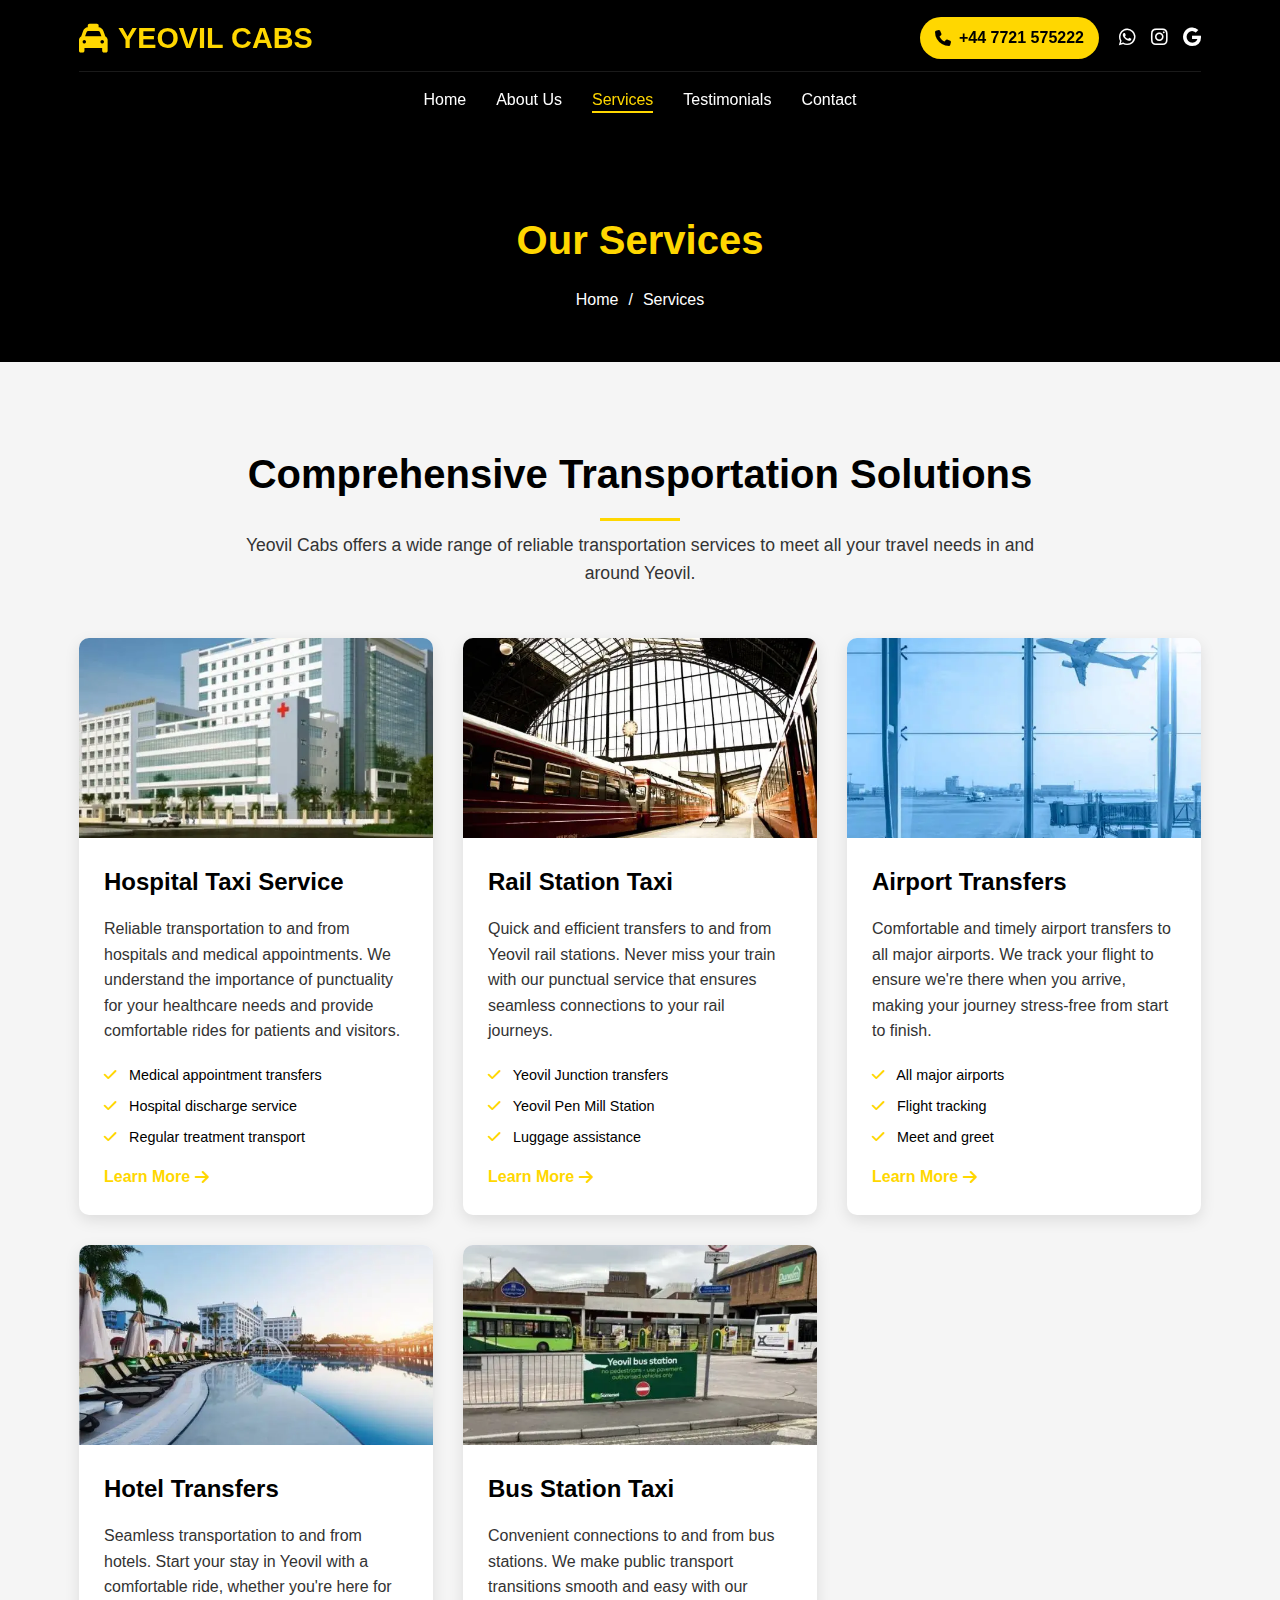
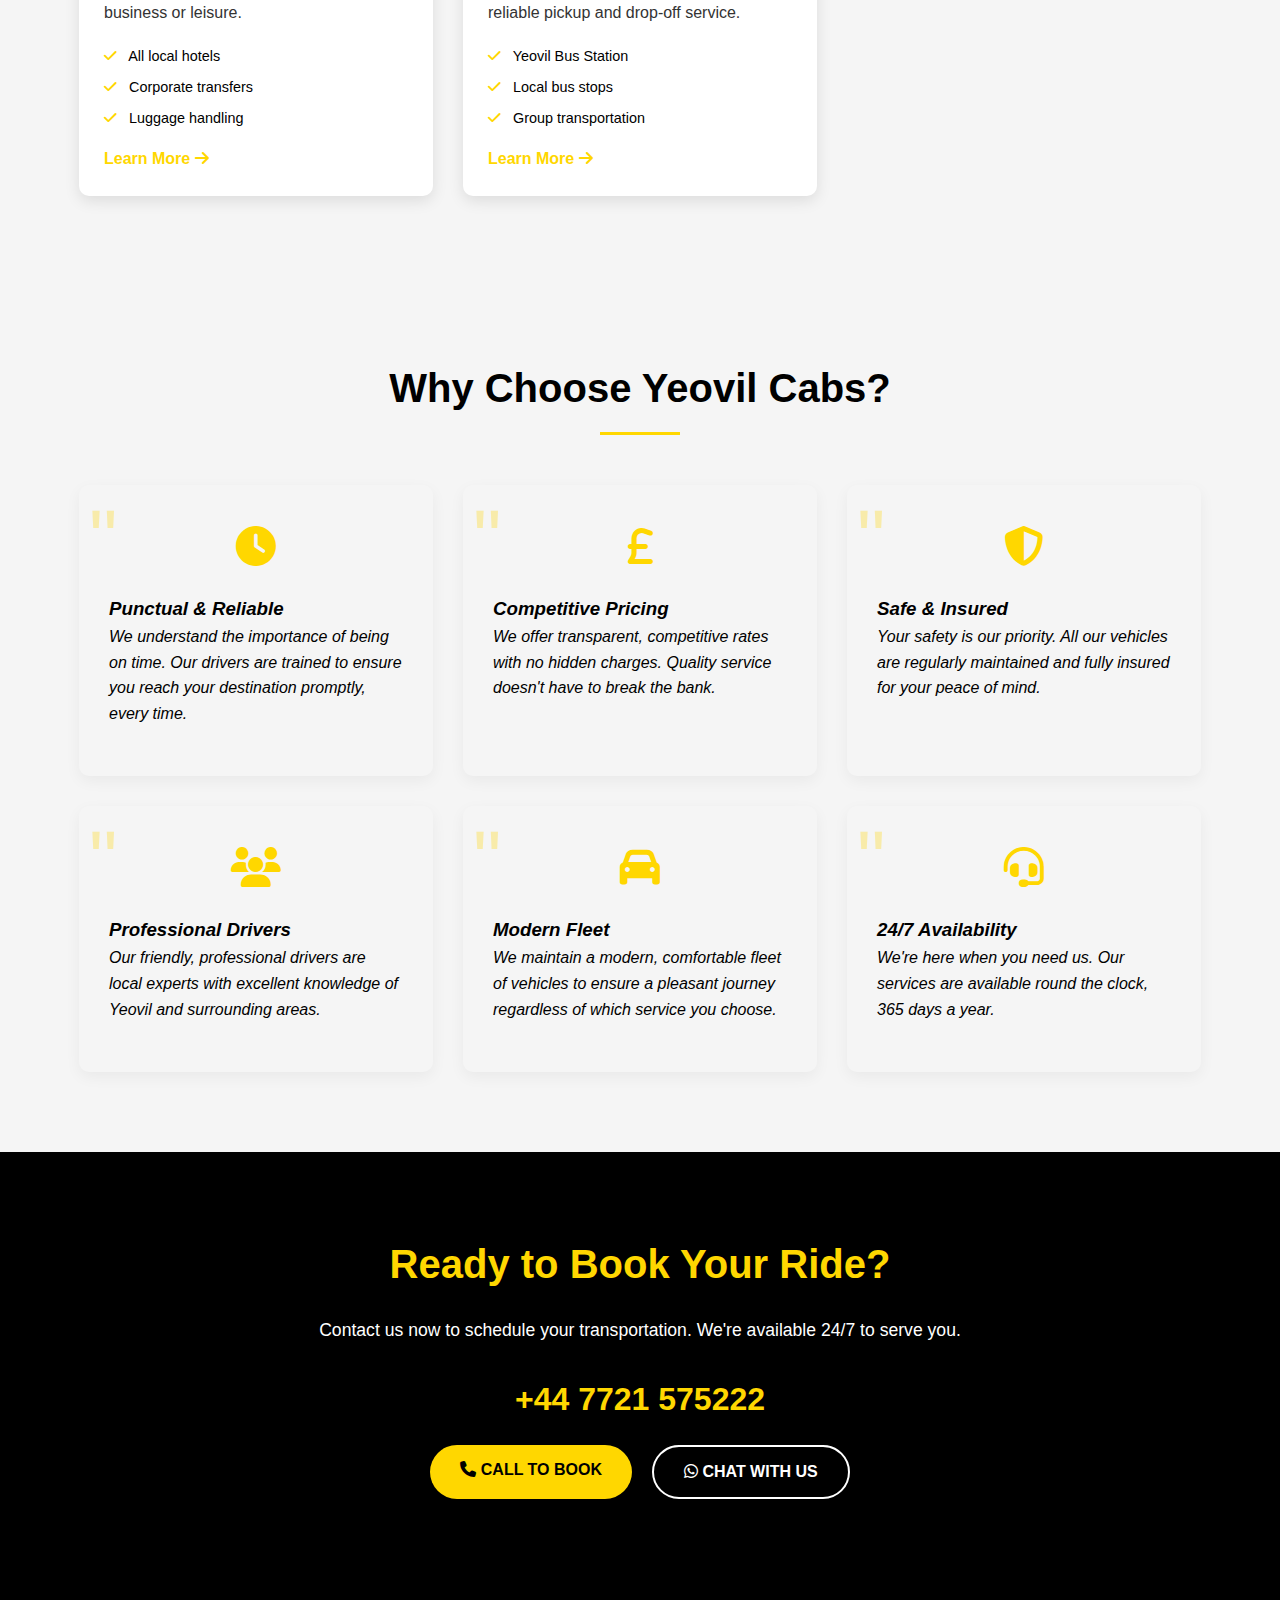
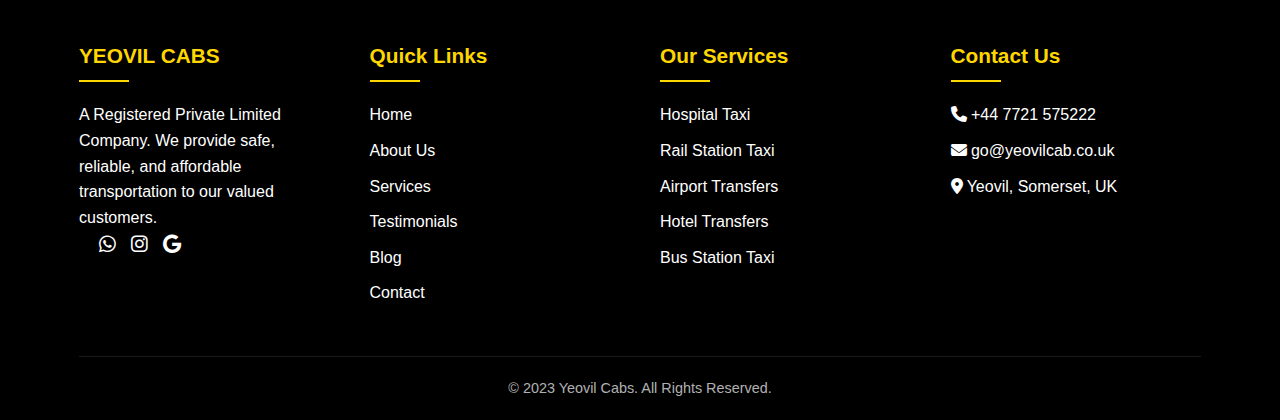
<file: services.html>
<!DOCTYPE html>
<html lang="en">
<head>
    <meta charset="UTF-8">
    <meta name="viewport" content="width=device-width, initial-scale=1.0">
    <meta name="robots" content="index, follow">
    <title>Taxi Services in Yeovil | Yeovil Cabs</title>
    <meta name="description" content="Yeovil Cabs offers airport transfers, rail station taxis, hotel transfers, and local taxi services in Yeovil. Available 24/7.">
    <meta name="keywords" content="Yeovil taxi services, airport transfers Yeovil, station taxi Yeovil, local cab Yeovil">
    <link rel="canonical" href="https://www.yeovilcab.co.uk/services.html">
    <link rel="stylesheet" href="https://cdnjs.cloudflare.com/ajax/libs/font-awesome/6.4.0/css/all.min.css">
    <link rel="stylesheet" href="css/style.css">
</head>
<body>
    <!-- Header Section -->
    <header>
        <div class="container">
            <div class="header-top">
                <div class="logo">
                    <i class="fas fa-taxi logo-icon"></i>
                    <h1>YEOVIL CABS</h1>
                </div>
                <div class="contact-info">
                    <a href="tel:+447721575222" class="phone-number">
                        <i class="fas fa-phone"></i> +44 7721 575222
                    </a>
                    <div class="social-icons">
                      <a href="https://wa.me/447721575222"><i class="fab fa-whatsapp"></i></a>
                        <a href="https://www.google.com/url?q=https%3A%2F%2Fwww.instagram.com%2Fyeovilcab.co.uk%2F&sa=D&sntz=1&usg=AOvVaw12XzNJs7yPYh_Z2C7VjxYV"><i class="fab fa-instagram"></i></a>
                        <a href="https://g.page/r/CRvy1ZGY4O-WEAI/review"><i class="fab fa-google"></i></a>
                    </div>
                </div>
            </div>
            <nav>
                <div class="mobile-menu">
                    <i class="fas fa-bars"></i>
                </div>
                <ul class="nav-links">
                    <li><a href="index.html">Home</a></li>
                    <li><a href="about.html">About Us</a></li>
                    <li><a href="services.html" class="active">Services</a></li>
                    <li><a href="testimonials.html">Testimonials</a></li>
                    <li><a href="contact.html">Contact</a></li>
                </ul>
            </nav>
        </div>
    </header>

    <!-- Page Header -->
    <section class="page-header">
        <div class="container">
            <h1>Our Services</h1>
            <ul class="breadcrumb">
                <li><a href="index.html">Home</a></li>
                <li>Services</li>
            </ul>
        </div>
    </section>

    <!-- Services Overview Section -->
    <section class="services">
        <div class="container">
            <div class="section-title">
                <h2>Comprehensive Transportation Solutions</h2>
                <p>Yeovil Cabs offers a wide range of reliable transportation services to meet all your travel needs in and around Yeovil.</p>
            </div>
            <div class="services-grid">
                <div class="service-card">
                    <div class="service-img" style="background-image: url('images/hospital-taxi-service.webp');"></div>
                    <div class="service-content">
                        <h3>Hospital Taxi Service</h3>
                        <p>Reliable transportation to and from hospitals and medical appointments. We understand the importance of punctuality for your healthcare needs and provide comfortable rides for patients and visitors.</p>
                        <div class="service-features">
                            <span><i class="fas fa-check"></i> Medical appointment transfers</span>
                            <span><i class="fas fa-check"></i> Hospital discharge service</span>
                            <span><i class="fas fa-check"></i> Regular treatment transport</span>
                        </div>
                        <a href="hospital-taxi.html" class="service-link">Learn More <i class="fas fa-arrow-right"></i></a>
                    </div>
                </div>
                <div class="service-card">
                    <div class="service-img" style="background-image: url('images/rail-station-taxi-service.webp');"></div>
                    <div class="service-content">
                        <h3>Rail Station Taxi</h3>
                        <p>Quick and efficient transfers to and from Yeovil rail stations. Never miss your train with our punctual service that ensures seamless connections to your rail journeys.</p>
                        <div class="service-features">
                            <span><i class="fas fa-check"></i> Yeovil Junction transfers</span>
                            <span><i class="fas fa-check"></i> Yeovil Pen Mill Station</span>
                            <span><i class="fas fa-check"></i> Luggage assistance</span>
                        </div>
                        <a href="rail-station-taxi.html" class="service-link">Learn More <i class="fas fa-arrow-right"></i></a>
                    </div>
                </div>
                <div class="service-card">
                    <div class="service-img" style="background-image: url('images/airport-transfers-service.webp');"></div>
                    <div class="service-content">
                        <h3>Airport Transfers</h3>
                        <p>Comfortable and timely airport transfers to all major airports. We track your flight to ensure we're there when you arrive, making your journey stress-free from start to finish.</p>
                        <div class="service-features">
                            <span><i class="fas fa-check"></i> All major airports</span>
                            <span><i class="fas fa-check"></i> Flight tracking</span>
                            <span><i class="fas fa-check"></i> Meet and greet</span>
                        </div>
                        <a href="airport-transfers.html" class="service-link">Learn More <i class="fas fa-arrow-right"></i></a>
                    </div>
                </div>
                <div class="service-card">
                    <div class="service-img" style="background-image: url('images/hotel-transfers-service.webp');"></div>
                    <div class="service-content">
                        <h3>Hotel Transfers</h3>
                        <p>Seamless transportation to and from hotels. Start your stay in Yeovil with a comfortable ride, whether you're here for business or leisure.</p>
                        <div class="service-features">
                            <span><i class="fas fa-check"></i> All local hotels</span>
                            <span><i class="fas fa-check"></i> Corporate transfers</span>
                            <span><i class="fas fa-check"></i> Luggage handling</span>
                        </div>
                        <a href="hotel-transfers.html" class="service-link">Learn More <i class="fas fa-arrow-right"></i></a>
                    </div>
                </div>
                <div class="service-card">
                    <div class="service-img" style="background-image: url('images/bus-station-taxi-service.webp');"></div>
                    <div class="service-content">
                        <h3>Bus Station Taxi</h3>
                        <p>Convenient connections to and from bus stations. We make public transport transitions smooth and easy with our reliable pickup and drop-off service.</p>
                        <div class="service-features">
                            <span><i class="fas fa-check"></i> Yeovil Bus Station</span>
                            <span><i class="fas fa-check"></i> Local bus stops</span>
                            <span><i class="fas fa-check"></i> Group transportation</span>
                        </div>
                        <a href="bus-station-taxi.html" class="service-link">Learn More <i class="fas fa-arrow-right"></i></a>
                    </div>
                </div>
            </div>
        </div>
    </section>

    <!-- Why Choose Us Section -->
    <section class="testimonials" style="background-color: var(--gray);">
        <div class="container">
            <div class="section-title">
                <h2>Why Choose Yeovil Cabs?</h2>
            </div>
            <div class="testimonials-grid">
                <div class="testimonial-card">
                    <div class="service-icon">
                        <i class="fas fa-clock"></i>
                    </div>
                    <div class="testimonial-content">
                        <h3>Punctual & Reliable</h3>
                        <p>We understand the importance of being on time. Our drivers are trained to ensure you reach your destination promptly, every time.</p>
                    </div>
                </div>
                <div class="testimonial-card">
                    <div class="service-icon">
                        <i class="fas fa-pound-sign"></i>
                    </div>
                    <div class="testimonial-content">
                        <h3>Competitive Pricing</h3>
                        <p>We offer transparent, competitive rates with no hidden charges. Quality service doesn't have to break the bank.</p>
                    </div>
                </div>
                <div class="testimonial-card">
                    <div class="service-icon">
                        <i class="fas fa-shield-alt"></i>
                    </div>
                    <div class="testimonial-content">
                        <h3>Safe & Insured</h3>
                        <p>Your safety is our priority. All our vehicles are regularly maintained and fully insured for your peace of mind.</p>
                    </div>
                </div>
                <div class="testimonial-card">
                    <div class="service-icon">
                        <i class="fas fa-users"></i>
                    </div>
                    <div class="testimonial-content">
                        <h3>Professional Drivers</h3>
                        <p>Our friendly, professional drivers are local experts with excellent knowledge of Yeovil and surrounding areas.</p>
                    </div>
                </div>
                <div class="testimonial-card">
                    <div class="service-icon">
                        <i class="fas fa-car"></i>
                    </div>
                    <div class="testimonial-content">
                        <h3>Modern Fleet</h3>
                        <p>We maintain a modern, comfortable fleet of vehicles to ensure a pleasant journey regardless of which service you choose.</p>
                    </div>
                </div>
                <div class="testimonial-card">
                    <div class="service-icon">
                        <i class="fas fa-headset"></i>
                    </div>
                    <div class="testimonial-content">
                        <h3>24/7 Availability</h3>
                        <p>We're here when you need us. Our services are available round the clock, 365 days a year.</p>
                    </div>
                </div>
            </div>
        </div>
    </section>

    <!-- Call to Action Section -->
    <section class="cta-section">
        <div class="container">
            <h2>Ready to Book Your Ride?</h2>
            <p>Contact us now to schedule your transportation. We're available 24/7 to serve you.</p>
            <a href="tel:+447721575222" class="cta-phone">+44 7721 575222</a>
            <div class="cta-buttons">
                <a href="tel:+447721575222" class="btn btn-primary">
                    <i class="fas fa-phone"></i> CALL TO BOOK
                </a>
                <a href="https://wa.me/447721575222" class="btn btn-secondary">
                    <i class="fab fa-whatsapp"></i> CHAT WITH US
                </a>
            </div>
        </div>
    </section>

    <!-- Footer -->
    <footer>
        <div class="container">
            <div class="footer-content">
                <div class="footer-column">
                    <h3>YEOVIL CABS</h3>
                    <p>A Registered Private Limited Company. We provide safe, reliable, and affordable transportation to our valued customers.</p>
                    <div class="social-icons">
                     <a href="https://wa.me/447721575222"><i class="fab fa-whatsapp"></i></a>
                        <a href="https://www.google.com/url?q=https%3A%2F%2Fwww.instagram.com%2Fyeovilcab.co.uk%2F&sa=D&sntz=1&usg=AOvVaw12XzNJs7yPYh_Z2C7VjxYV"><i class="fab fa-instagram"></i></a>
                        <a href="https://g.page/r/CRvy1ZGY4O-WEAI/review"><i class="fab fa-google"></i></a>
                    </div>
                </div>
                <div class="footer-column">
                    <h3>Quick Links</h3>
                    <ul class="footer-links">
                        <li><a href="index.html">Home</a></li>
                        <li><a href="about.html">About Us</a></li>
                        <li><a href="services.html">Services</a></li>
                        <li><a href="testimonials.html">Testimonials</a></li>
                        <li><a href="blog.html">Blog</a></li>
                        <li><a href="contact.html">Contact</a></li>
                    </ul>
                </div>
                <div class="footer-column">
                    <h3>Our Services</h3>
                    <ul class="footer-links">
                        <li><a href="hospital-taxi.html">Hospital Taxi</a></li>
                        <li><a href="rail-station-taxi.html">Rail Station Taxi</a></li>
                        <li><a href="airport-transfers.html">Airport Transfers</a></li>
                        <li><a href="hotel-transfers.html">Hotel Transfers</a></li>
                        <li><a href="bus-station-taxi.html">Bus Station Taxi</a></li>
                    </ul>
                </div>
                <div class="footer-column">
                    <h3>Contact Us</h3>
                    <ul class="footer-links">
                        <li><i class="fas fa-phone"></i> +44 7721 575222</li>
                        <li><i class="fas fa-envelope"></i> go@yeovilcab.co.uk</li>
                        <li><i class="fas fa-map-marker-alt"></i> Yeovil, Somerset, UK</li>
                    </ul>
                </div>
            </div>
            <div class="footer-bottom">
                <p>&copy; 2023 Yeovil Cabs. All Rights Reserved.</p>
            </div>
        </div>
    </footer>

    <script src="js/script.js"></script>
</body>

</html>
</file>
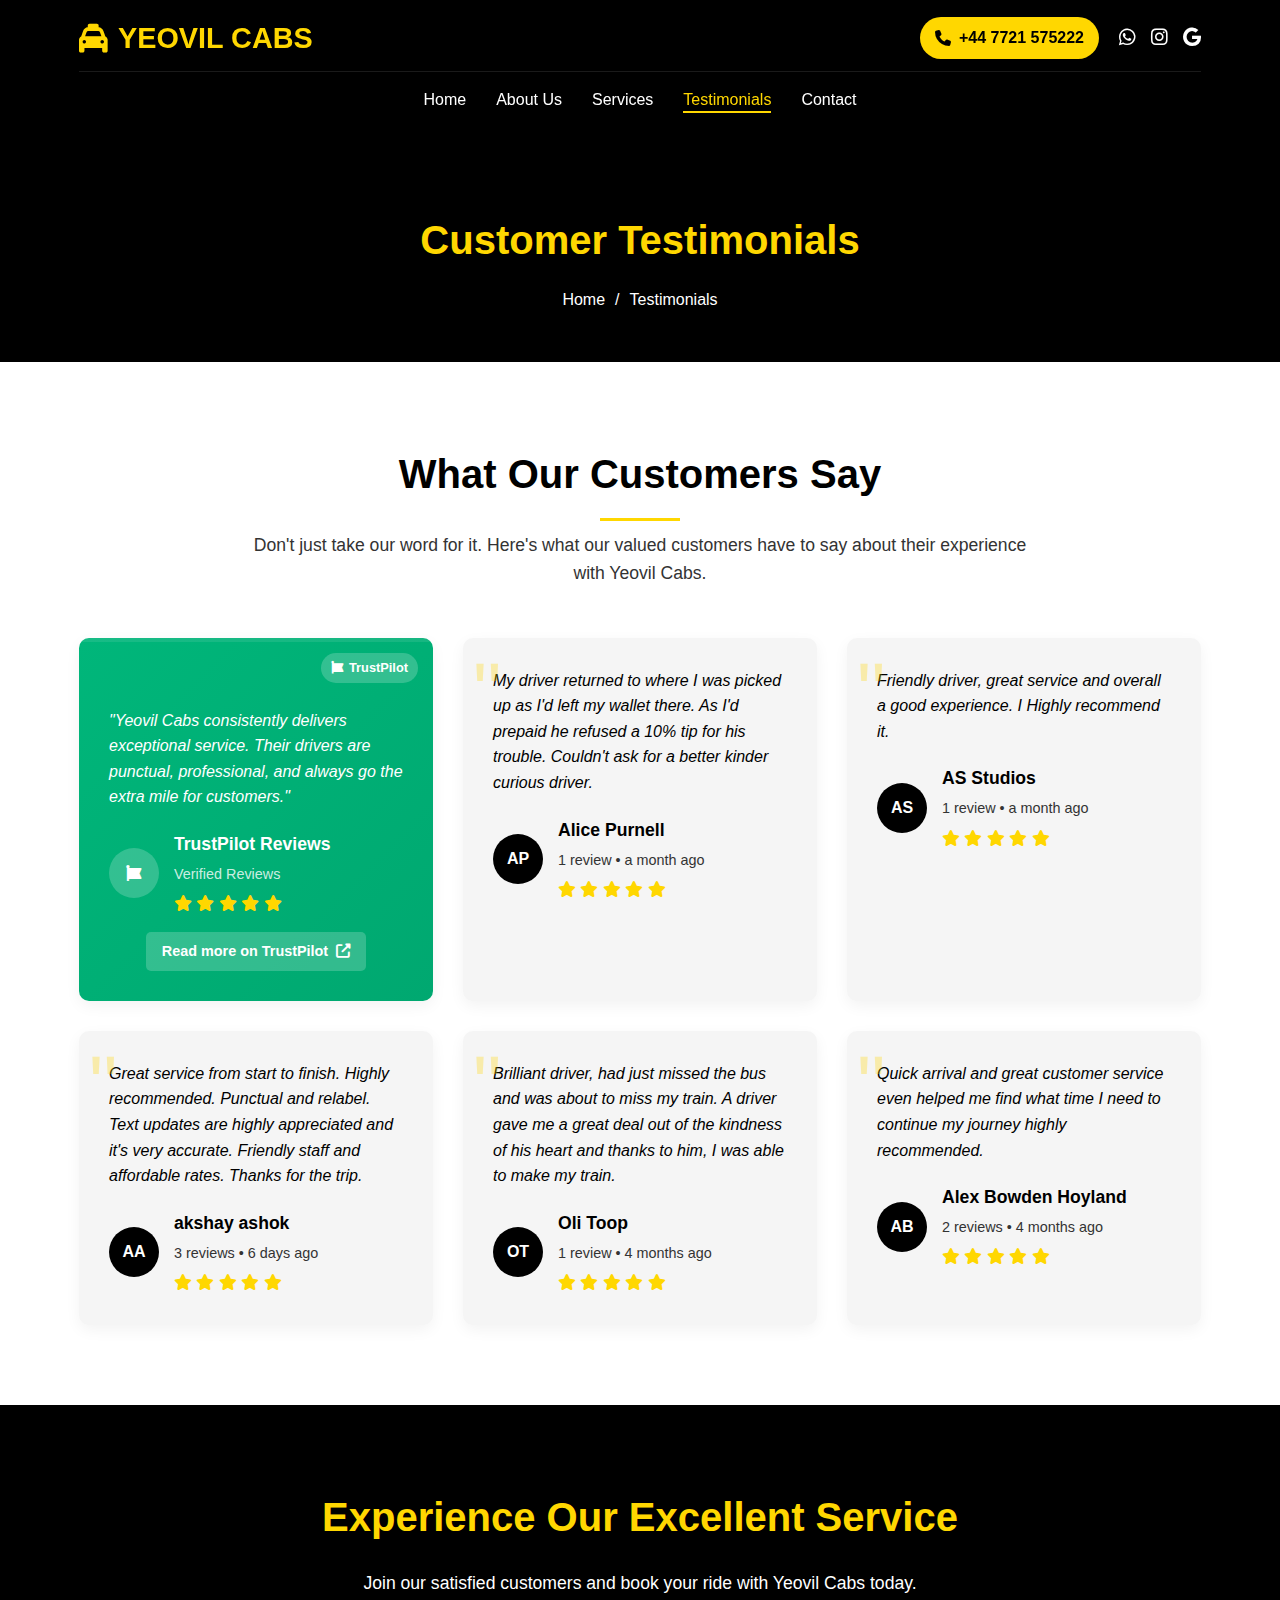
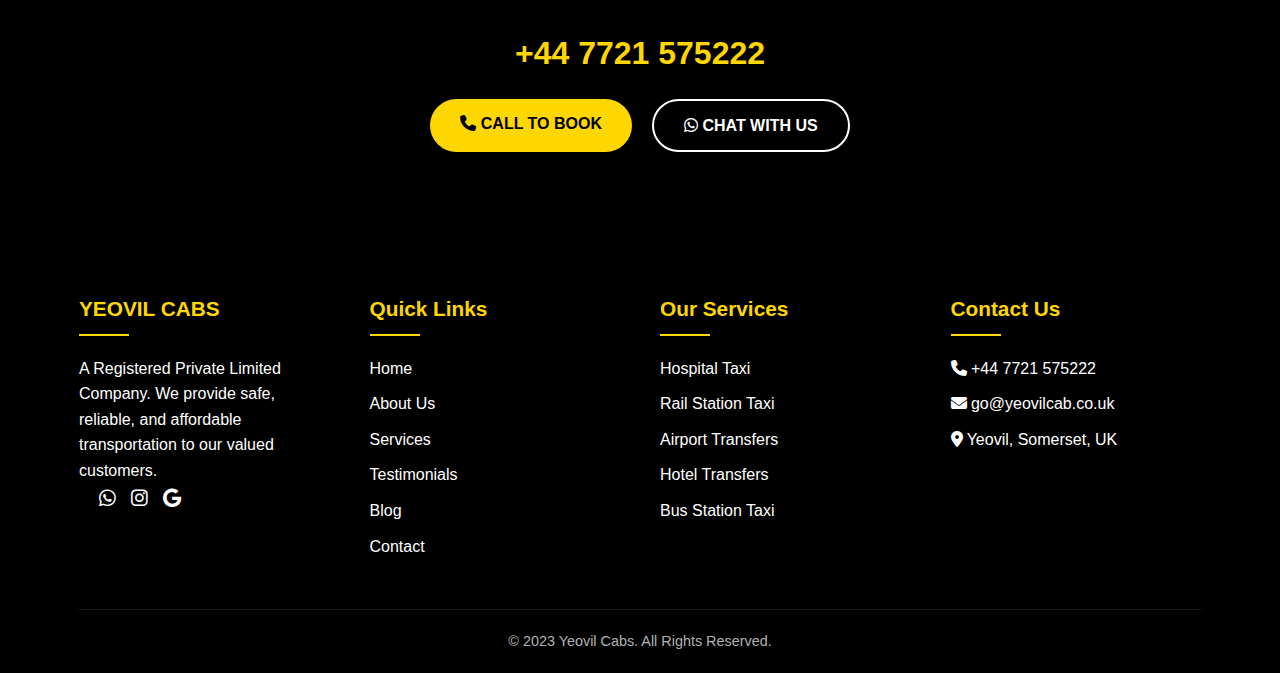
<file: testimonials.html>
<!DOCTYPE html>
<html lang="en">
<head>
    <meta charset="UTF-8">
    <meta name="viewport" content="width=device-width, initial-scale=1.0">
    <title>Customer Testimonials | Yeovil Cabs - Hear From Our Happy Customers</title>
    <meta name="description" content="Read genuine customer testimonials and reviews about Yeovil Cabs. See why our customers trust us for their transportation needs in Yeovil.">
    <link rel="stylesheet" href="https://cdnjs.cloudflare.com/ajax/libs/font-awesome/6.4.0/css/all.min.css">
    <link rel="stylesheet" href="css/style.css">
</head>
<body>
    <!-- Header Section -->
    <header>
        <div class="container">
            <div class="header-top">
                <div class="logo">
                    <i class="fas fa-taxi logo-icon"></i>
                    <h1>YEOVIL CABS</h1>
                </div>
                <div class="contact-info">
                    <a href="tel:+447721575222" class="phone-number">
                        <i class="fas fa-phone"></i> +44 7721 575222
                    </a>
                    <div class="social-icons">
                     <a href="https://wa.me/447721575222"><i class="fab fa-whatsapp"></i></a>
                        <a href="https://www.google.com/url?q=https%3A%2F%2Fwww.instagram.com%2Fyeovilcab.co.uk%2F&sa=D&sntz=1&usg=AOvVaw12XzNJs7yPYh_Z2C7VjxYV"><i class="fab fa-instagram"></i></a>
                        <a href="https://g.page/r/CRvy1ZGY4O-WEAI/review"><i class="fab fa-google"></i></a>
                    </div>
                </div>
            </div>
            <nav>
                <div class="mobile-menu">
                    <i class="fas fa-bars"></i>
                </div>
                <ul class="nav-links">
                    <li><a href="index.html">Home</a></li>
                    <li><a href="about.html">About Us</a></li>
                    <li><a href="services.html">Services</a></li>
                    <li><a href="testimonials.html" class="active">Testimonials</a></li>
                    <li><a href="contact.html">Contact</a></li>
                </ul>
            </nav>
        </div>
    </header>

    <!-- Page Header -->
    <section class="page-header">
        <div class="container">
            <h1>Customer Testimonials</h1>
            <ul class="breadcrumb">
                <li><a href="index.html">Home</a></li>
                <li>Testimonials</li>
            </ul>
        </div>
    </section>

    <!-- Testimonials Section -->
    <section class="testimonials">
        <div class="container">
            <div class="section-title">
                <h2>What Our Customers Say</h2>
                <p>Don't just take our word for it. Here's what our valued customers have to say about their experience with Yeovil Cabs.</p>
            </div>
            
            <div class="testimonials-grid">
                <!-- TrustPilot Card -->
                <div class="testimonial-card trustpilot-card">
                    <div class="trustpilot-badge">
                        <i class="fab fa-font-awesome-flag"></i>
                        <span>TrustPilot</span>
                    </div>
                    <div class="testimonial-content">
                        <p>"Yeovil Cabs consistently delivers exceptional service. Their drivers are punctual, professional, and always go the extra mile for customers."</p>
                    </div>
                    <div class="testimonial-author">
                        <div class="author-avatar trustpilot-avatar">
                            <i class="fab fa-font-awesome-flag"></i>
                        </div>
                        <div class="author-info">
                            <h4>TrustPilot Reviews</h4>
                            <p>Verified Reviews</p>
                            <div class="rating">
                                <i class="fas fa-star"></i>
                                <i class="fas fa-star"></i>
                                <i class="fas fa-star"></i>
                                <i class="fas fa-star"></i>
                                <i class="fas fa-star"></i>
                            </div>
                        </div>
                    </div>
                    <div class="trustpilot-link">
                        <a href="https://uk.trustpilot.com/review/gocabs.uk" target="_blank">
                            Read more on TrustPilot <i class="fas fa-external-link-alt"></i>
                        </a>
                    </div>
                </div>

                <div class="testimonial-card">
                    <div class="testimonial-content">
                        <p>My driver returned to where I was picked up as I'd left my wallet there. As I'd prepaid he refused a 10% tip for his trouble. Couldn't ask for a better kinder curious driver.</p>
                    </div>
                    <div class="testimonial-author">
                        <div class="author-avatar">AP</div>
                        <div class="author-info">
                            <h4>Alice Purnell</h4>
                            <p>1 review • a month ago</p>
                            <div class="rating">
                                <i class="fas fa-star"></i>
                                <i class="fas fa-star"></i>
                                <i class="fas fa-star"></i>
                                <i class="fas fa-star"></i>
                                <i class="fas fa-star"></i>
                            </div>
                        </div>
                    </div>
                </div>
                <div class="testimonial-card">
                    <div class="testimonial-content">
                        <p>Friendly driver, great service and overall a good experience. I Highly recommend it.</p>
                    </div>
                    <div class="testimonial-author">
                        <div class="author-avatar">AS</div>
                        <div class="author-info">
                            <h4>AS Studios</h4>
                            <p>1 review • a month ago</p>
                            <div class="rating">
                                <i class="fas fa-star"></i>
                                <i class="fas fa-star"></i>
                                <i class="fas fa-star"></i>
                                <i class="fas fa-star"></i>
                                <i class="fas fa-star"></i>
                            </div>
                        </div>
                    </div>
                </div>
                <div class="testimonial-card">
                    <div class="testimonial-content">
                        <p>Great service from start to finish. Highly recommended. Punctual and relabel. Text updates are highly appreciated and it's very accurate. Friendly staff and affordable rates. Thanks for the trip.</p>
                    </div>
                    <div class="testimonial-author">
                        <div class="author-avatar">AA</div>
                        <div class="author-info">
                            <h4>akshay ashok</h4>
                            <p>3 reviews • 6 days ago</p>
                            <div class="rating">
                                <i class="fas fa-star"></i>
                                <i class="fas fa-star"></i>
                                <i class="fas fa-star"></i>
                                <i class="fas fa-star"></i>
                                <i class="fas fa-star"></i>
                            </div>
                        </div>
                    </div>
                </div>
                <div class="testimonial-card">
                    <div class="testimonial-content">
                        <p>Brilliant driver, had just missed the bus and was about to miss my train. A driver gave me a great deal out of the kindness of his heart and thanks to him, I was able to make my train.</p>
                    </div>
                    <div class="testimonial-author">
                        <div class="author-avatar">OT</div>
                        <div class="author-info">
                            <h4>Oli Toop</h4>
                            <p>1 review • 4 months ago</p>
                            <div class="rating">
                                <i class="fas fa-star"></i>
                                <i class="fas fa-star"></i>
                                <i class="fas fa-star"></i>
                                <i class="fas fa-star"></i>
                                <i class="fas fa-star"></i>
                            </div>
                        </div>
                    </div>
                </div>
                <div class="testimonial-card">
                    <div class="testimonial-content">
                        <p>Quick arrival and great customer service even helped me find what time I need to continue my journey highly recommended.</p>
                    </div>
                    <div class="testimonial-author">
                        <div class="author-avatar">AB</div>
                        <div class="author-info">
                            <h4>Alex Bowden Hoyland</h4>
                            <p>2 reviews • 4 months ago</p>
                            <div class="rating">
                                <i class="fas fa-star"></i>
                                <i class="fas fa-star"></i>
                                <i class="fas fa-star"></i>
                                <i class="fas fa-star"></i>
                                <i class="fas fa-star"></i>
                            </div>
                        </div>
                    </div>
                </div>
            </div>
        </div>
    </section>

    <!-- Call to Action Section -->
    <section class="cta-section">
        <div class="container">
            <h2>Experience Our Excellent Service</h2>
            <p>Join our satisfied customers and book your ride with Yeovil Cabs today.</p>
            <a href="tel:+447721575222" class="cta-phone">+44 7721 575222</a>
            <div class="cta-buttons">
                <a href="tel:+447721575222" class="btn btn-primary">
                    <i class="fas fa-phone"></i> CALL TO BOOK
                </a>
                <a href="https://wa.me/447721575222" class="btn btn-secondary">
                    <i class="fab fa-whatsapp"></i> CHAT WITH US
                </a>
            </div>
        </div>
    </section>

    <!-- Footer -->
    <footer>
        <div class="container">
            <div class="footer-content">
                <div class="footer-column">
                    <h3>YEOVIL CABS</h3>
                    <p>A Registered Private Limited Company. We provide safe, reliable, and affordable transportation to our valued customers.</p>
                    <div class="social-icons">
                   <a href="https://wa.me/447721575222"><i class="fab fa-whatsapp"></i></a>
                        <a href="https://www.google.com/url?q=https%3A%2F%2Fwww.instagram.com%2Fyeovilcab.co.uk%2F&sa=D&sntz=1&usg=AOvVaw12XzNJs7yPYh_Z2C7VjxYV"><i class="fab fa-instagram"></i></a>
                        <a href="https://g.page/r/CRvy1ZGY4O-WEAI/review"><i class="fab fa-google"></i></a>
                    </div>
                </div>
                <div class="footer-column">
                    <h3>Quick Links</h3>
                    <ul class="footer-links">
                        <li><a href="index.html">Home</a></li>
                        <li><a href="about.html">About Us</a></li>
                        <li><a href="services.html">Services</a></li>
                        <li><a href="testimonials.html">Testimonials</a></li>
                        <li><a href="blog.html">Blog</a></li>
                        <li><a href="contact.html">Contact</a></li>
                    </ul>
                </div>
                <div class="footer-column">
                    <h3>Our Services</h3>
                    <ul class="footer-links">
                        <li><a href="hospital-taxi.html">Hospital Taxi</a></li>
                        <li><a href="rail-station-taxi.html">Rail Station Taxi</a></li>
                        <li><a href="airport-transfers.html">Airport Transfers</a></li>
                        <li><a href="hotel-transfers.html">Hotel Transfers</a></li>
                        <li><a href="bus-station-taxi.html">Bus Station Taxi</a></li>
                    </ul>
                </div>
                <div class="footer-column">
                    <h3>Contact Us</h3>
                    <ul class="footer-links">
                        <li><i class="fas fa-phone"></i> +44 7721 575222</li>
                        <li><i class="fas fa-envelope"></i> go@yeovilcab.co.uk</li>
                        <li><i class="fas fa-map-marker-alt"></i> Yeovil, Somerset, UK</li>
                    </ul>
                </div>
            </div>
            <div class="footer-bottom">
                <p>&copy; 2023 Yeovil Cabs. All Rights Reserved.</p>
            </div>
        </div>
    </footer>

    <script src="js/script.js"></script>
</body>
</html>
</file>
<file: css/style.css>
:root {
    --primary-yellow: #FFD700;
    --secondary-yellow: #FFC107;
    --dark: #000000;
    --light: #FFFFFF;
    --gray: #F5F5F5;
    --dark-gray: #333333;
    --transition: all 0.3s ease;
}

*,*::before,*::after {
    margin: 0;
    padding: 0;
    box-sizing: border-box;
}

body {
    font-family: 'Segoe UI', Tahoma, Geneva, Verdana, sans-serif;
    background-color: var(--light);
    color: var(--dark);
    line-height: 1.6;
}

img {
    max-width: 100%;
    height: auto;
    display: block;
}

a {
    text-decoration: none;
    color: inherit;
}

.container {
    width: 90%;
    max-width: 1200px;
    margin: 0 auto;
    padding: 0 15px;
}

/* Header */
header {
    background-color: var(--dark);
    color: var(--light);
    padding: 15px 0;
    position: sticky;
    top: 0;
    z-index: 1000;
    box-shadow: 0 2px 10px rgba(0,0,0,0.2);
}

.header-top {
    display: flex;
    justify-content: space-between;
    align-items: center;
    padding-bottom: 10px;
    border-bottom: 1px solid rgba(255,255,255,0.1);
}

.logo {
    display: flex;
    align-items: center;
}

.logo h1 {
    font-size: 1.8rem;
    color: var(--primary-yellow);
    margin-left: 10px;
}

.logo-icon {
    color: var(--primary-yellow);
    font-size: 1.8rem;
}

.contact-info {
    display: flex;
    align-items: center;
}

.phone-number {
    background-color: var(--primary-yellow);
    color: var(--dark);
    padding: 8px 15px;
    border-radius: 30px;
    font-weight: bold;
    display: flex;
    align-items: center;
    transition: var(--transition);
}

.phone-number:hover {
    background-color: var(--secondary-yellow);
    transform: scale(1.05);
}

.phone-number i {
    margin-right: 8px;
}

.social-icons {
    display: flex;
    gap: 15px;
    margin-left: 20px;
}

.social-icons a {
    color: var(--light);
    font-size: 1.2rem;
    transition: var(--transition);
}

.social-icons a:hover {
    color: var(--primary-yellow);
}

nav {
    padding-top: 15px;
}

.nav-links {
    display: flex;
    list-style: none;
    justify-content: center;
}

.nav-links li {
    margin: 0 15px;
}

.nav-links a {
    color: var(--light);
    font-weight: 500;
    transition: var(--transition);
    padding: 5px 0;
    position: relative;
}

.nav-links a:hover,.nav-links a.active {
    color: var(--primary-yellow);
}

.nav-links a::after {
    content: '';
    position: absolute;
    bottom: 0;
    left: 0;
    width: 0;
    height: 2px;
    background-color: var(--primary-yellow);
    transition: var(--transition);
}

.nav-links a:hover::after,.nav-links a.active::after {
    width: 100%;
}

.mobile-menu {
    display: none;
    font-size: 1.5rem;
    cursor: pointer;
    background: none;
    border: none;
    color: var(--light);
}

/* Hero */
.hero {
    background: linear-gradient(rgba(0,0,0,0.7),rgba(0,0,0,0.7)),url('../images/hero-bg.webp');
    background-size: cover;
    background-position: center;
    color: var(--light);
    padding: 100px 0;
    text-align: center;
}

.hero h2 {
    font-size: 3rem;
    margin-bottom: 20px;
    color: var(--primary-yellow);
}

.hero p {
    font-size: 1.2rem;
    max-width: 700px;
    margin: 0 auto 30px;
}

.cta-buttons {
    display: flex;
    justify-content: center;
    gap: 20px;
    flex-wrap: wrap;
}

.btn {
    display: inline-block;
    padding: 12px 30px;
    border-radius: 30px;
    font-weight: bold;
    transition: var(--transition);
    text-align: center;
}

.btn-primary {
    background-color: var(--primary-yellow);
    color: var(--dark);
}

.btn-primary:hover {
    background-color: var(--secondary-yellow);
    transform: translateY(-3px);
    box-shadow: 0 5px 15px rgba(0,0,0,0.2);
}

.btn-secondary {
    background-color: transparent;
    color: var(--light);
    border: 2px solid var(--light);
}

.btn-secondary:hover {
    background-color: var(--light);
    color: var(--dark);
    transform: translateY(-3px);
}

/* Services */
.services {
    padding: 80px 0;
    background-color: var(--gray);
}

.section-title {
    text-align: center;
    margin-bottom: 50px;
}

.section-title h2 {
    font-size: 2.5rem;
    color: var(--dark);
    position: relative;
    display: inline-block;
    padding-bottom: 15px;
}

.section-title h2::after {
    content: '';
    position: absolute;
    bottom: 0;
    left: 50%;
    transform: translateX(-50%);
    width: 80px;
    height: 3px;
    background-color: var(--primary-yellow);
}

.section-title p {
    max-width: 800px;
    margin: 10px auto 0;
    font-size: 1.1rem;
    color: var(--dark-gray);
}

.services-grid {
    display: grid;
    grid-template-columns: repeat(auto-fit,minmax(300px,1fr));
    gap: 30px;
}

.service-card {
    background-color: var(--light);
    border-radius: 10px;
    overflow: hidden;
    box-shadow: 0 5px 15px rgba(0,0,0,0.1);
    transition: var(--transition);
}

.service-card:hover {
    transform: translateY(-10px);
    box-shadow: 0 15px 30px rgba(0,0,0,0.15);
}

.service-img {
    height: 200px;
    background-size: cover;
    background-position: center;
}

.service-content {
    padding: 25px;
}

.service-content h3 {
    font-size: 1.5rem;
    margin-bottom: 15px;
    color: var(--dark);
}

.service-content p {
    color: var(--dark-gray);
    margin-bottom: 20px;
}

.service-link {
    color: var(--primary-yellow);
    font-weight: bold;
    display: flex;
    align-items: center;
}

.service-link i {
    margin-left: 5px;
    transition: var(--transition);
}

.service-link:hover i {
    transform: translateX(5px);
}

.service-features {
    margin: 15px 0;
}

.service-features span {
    display: block;
    margin-bottom: 8px;
    font-size: 0.9rem;
}

.service-features i {
    color: var(--primary-yellow);
    margin-right: 8px;
}

.service-icon {
    font-size: 2.5rem;
    color: var(--primary-yellow);
    margin-bottom: 15px;
    text-align: center;
}

/* About Company */
.about-company {
    padding: 80px 0;
    background: linear-gradient(135deg,#f8f9fa 0%,#ffffff 50%,#f8f9fa 100%);
    position: relative;
    overflow: hidden;
}

.about-company::before {
    content: '';
    position: absolute;
    top: 0;
    left: 0;
    right: 0;
    height: 2px;
    background: linear-gradient(90deg,transparent,var(--primary-yellow),transparent);
}

.about-company-content {
    display: grid;
    grid-template-columns: 1fr 1fr;
    gap: 60px;
    align-items: center;
}

.about-image {
    position: relative;
    border-radius: 15px;
    overflow: hidden;
    box-shadow: 0 20px 40px rgba(0,0,0,0.1);
}

.about-image img {
    width: 100%;
    height: 400px;
    object-fit: cover;
    transition: transform 0.5s ease;
}

.about-image:hover img {
    transform: scale(1.05);
}

.image-border {
    position: absolute;
    top: 20px;
    left: 20px;
    right: 20px;
    bottom: 20px;
    border: 2px solid var(--primary-yellow);
    border-radius: 10px;
    pointer-events: none;
    opacity: 0.7;
    transition: all 0.3s ease;
}

.about-image:hover .image-border {
    top: 15px;
    left: 15px;
    right: 15px;
    bottom: 15px;
    opacity: 1;
}

.about-text {
    padding: 20px;
}

.about-text h2 {
    font-size: 2.5rem;
    color: var(--dark);
    margin-bottom: 25px;
    position: relative;
    padding-bottom: 15px;
}

.about-text h2::after {
    content: '';
    position: absolute;
    bottom: 0;
    left: 0;
    width: 80px;
    height: 3px;
    background-color: var(--primary-yellow);
}

.about-text p {
    font-size: 1.1rem;
    line-height: 1.8;
    color: var(--dark-gray);
    margin-bottom: 30px;
    text-align: justify;
}

.about-text .btn:hover {
    transform: translateY(-3px);
    box-shadow: 0 10px 25px rgba(255,215,0,0.3);
}

/* About Page */
.about {
    padding: 80px 0;
}

.about-content {
    display: grid;
    grid-template-columns: 1fr 1fr;
    gap: 50px;
    align-items: center;
}

.about-img {
    border-radius: 10px;
    overflow: hidden;
    box-shadow: 0 10px 30px rgba(0,0,0,0.1);
}

.stats {
    display: grid;
    grid-template-columns: repeat(3,1fr);
    gap: 30px;
    margin-top: 50px;
}

.stat-card {
    text-align: center;
    padding: 30px 20px;
    background-color: var(--gray);
    border-radius: 10px;
    transition: var(--transition);
}

.stat-card:hover {
    transform: translateY(-5px);
    box-shadow: 0 10px 20px rgba(0,0,0,0.1);
}

.stat-number {
    font-size: 2.5rem;
    font-weight: bold;
    color: var(--primary-yellow);
    margin-bottom: 10px;
}

.stat-text {
    font-size: 1.1rem;
    color: var(--dark);
}

/* Testimonials */
.testimonials {
    padding: 80px 0;
    background-color: var(--light);
}

.testimonials-grid {
    display: grid;
    grid-template-columns: repeat(auto-fit,minmax(300px,1fr));
    gap: 30px;
}

.testimonial-card {
    background-color: var(--gray);
    border-radius: 10px;
    padding: 30px;
    box-shadow: 0 5px 15px rgba(0,0,0,0.05);
    position: relative;
    transition: transform 0.3s ease,box-shadow 0.3s ease;
}

.testimonial-card::before {
    content: '"';
    font-size: 5rem;
    color: var(--primary-yellow);
    position: absolute;
    top: -10px;
    left: 10px;
    opacity: 0.3;
}

.testimonial-card:hover {
    transform: translateY(-5px);
    box-shadow: 0 10px 25px rgba(0,0,0,0.15);
}

.testimonial-content {
    margin-bottom: 20px;
    font-style: italic;
}

.testimonial-author {
    display: flex;
    align-items: center;
}

.author-avatar {
    width: 50px;
    height: 50px;
    border-radius: 50%;
    background-color: var(--dark);
    display: flex;
    align-items: center;
    justify-content: center;
    color: var(--light);
    font-weight: bold;
    margin-right: 15px;
    flex-shrink: 0;
}

.author-info h4 {
    font-size: 1.1rem;
    margin-bottom: 5px;
}

.author-info p {
    font-size: 0.9rem;
    color: var(--dark-gray);
}

.rating {
    color: var(--primary-yellow);
    margin-top: 5px;
}

/* TrustPilot */
.trustpilot-card {
    background: linear-gradient(135deg,#00b67a 0%,#00a870 100%);
    color: white;
    position: relative;
    overflow: hidden;
}

.trustpilot-card::before {
    content: '';
    position: absolute;
    top: 0;
    left: 0;
    right: 0;
    height: 4px;
    background: rgba(255,255,255,0.3);
}

.trustpilot-badge {
    position: absolute;
    top: 15px;
    right: 15px;
    background: rgba(255,255,255,0.2);
    padding: 5px 10px;
    border-radius: 20px;
    font-size: 0.8rem;
    font-weight: bold;
    display: flex;
    align-items: center;
    gap: 5px;
}

.trustpilot-card .testimonial-content {
    margin-top: 40px;
    margin-bottom: 20px;
}

.trustpilot-card .testimonial-content p {
    color: white;
    font-style: italic;
    font-size: 1rem;
}

.trustpilot-avatar {
    background: rgba(255,255,255,0.2)!important;
    color: white!important;
}

.trustpilot-card .author-info h4,
.trustpilot-card .author-info p {
    color: white;
}

.trustpilot-card .author-info p {
    color: rgba(255,255,255,0.8);
}

.trustpilot-card .rating {
    color: #FFD700;
}

.trustpilot-link {
    margin-top: 15px;
    text-align: center;
}

.trustpilot-link a {
    color: white;
    font-weight: bold;
    display: inline-flex;
    align-items: center;
    gap: 8px;
    padding: 8px 16px;
    background: rgba(255,255,255,0.2);
    border-radius: 5px;
    transition: all 0.3s ease;
    font-size: 0.9rem;
}

.trustpilot-link a:hover {
    background: rgba(255,255,255,0.3);
    transform: translateY(-2px);
}

.trustpilot-card:hover {
    transform: translateY(-5px);
    box-shadow: 0 10px 25px rgba(0,182,122,0.3);
}

/* CTA */
.cta-section {
    background-color: var(--dark);
    color: var(--light);
    padding: 80px 0;
    text-align: center;
}

.cta-section h2 {
    font-size: 2.5rem;
    margin-bottom: 20px;
    color: var(--primary-yellow);
}

.cta-section p {
    max-width: 700px;
    margin: 0 auto 30px;
    font-size: 1.1rem;
}

.cta-phone {
    font-size: 2rem;
    font-weight: bold;
    color: var(--primary-yellow);
    margin: 20px 0;
    display: block;
}

/* Page Header */
.page-header {
    background-color: var(--dark);
    color: var(--light);
    padding: 80px 0 50px;
    text-align: center;
}

.page-header h1 {
    font-size: 2.5rem;
    margin-bottom: 15px;
    color: var(--primary-yellow);
}

.breadcrumb {
    display: flex;
    justify-content: center;
    list-style: none;
}

.breadcrumb li {
    margin: 0 5px;
}

.breadcrumb a {
    color: var(--light);
    transition: var(--transition);
}

.breadcrumb a:hover {
    color: var(--primary-yellow);
}

.breadcrumb li:not(:last-child)::after {
    content: '/';
    margin-left: 10px;
    color: var(--light);
}

/* Service Detail */
.service-detail {
    padding: 80px 0;
}

.service-detail-content {
    display: grid;
    grid-template-columns: 1fr 1fr;
    gap: 50px;
    align-items: center;
}

.service-detail-img {
    border-radius: 10px;
    overflow: hidden;
    box-shadow: 0 10px 30px rgba(0,0,0,0.1);
}

.service-detail-text h2 {
    font-size: 2.2rem;
    margin-bottom: 20px;
    color: var(--dark);
}

.service-detail-text h3 {
    font-size: 1.5rem;
    margin: 30px 0 15px;
}

.service-detail-text p {
    margin-bottom: 20px;
    color: var(--dark-gray);
}

.features-list {
    margin: 30px 0;
    list-style: none;
}

.features-list li {
    margin-bottom: 10px;
    display: flex;
    align-items: center;
}

.features-list i {
    color: var(--primary-yellow);
    margin-right: 10px;
}

/* Contact */
.contact {
    padding: 80px 0;
}

.contact-content,.contact-grid {
    display: grid;
    grid-template-columns: 1fr 1fr;
    gap: 50px;
}

.contact-info-card,.contact-form-enhanced {
    background: linear-gradient(135deg,#ffffff 0%,#f8f9fa 100%);
    border-radius: 20px;
    padding: 40px;
    box-shadow: 0 20px 40px rgba(0,0,0,0.1);
    border: 1px solid rgba(255,215,0,0.2);
}

.contact-info-card h2,.contact-form-enhanced h3 {
    font-size: 2.2rem;
    margin-bottom: 10px;
    color: var(--dark);
    position: relative;
    padding-bottom: 15px;
}

.contact-info-card h2::after,.contact-form-enhanced h3::after {
    content: '';
    position: absolute;
    bottom: 0;
    left: 0;
    width: 60px;
    height: 3px;
    background: var(--primary-yellow);
}

.contact-info-card>p {
    font-size: 1.1rem;
    color: var(--dark-gray);
    margin-bottom: 30px;
    line-height: 1.7;
}

.contact-details-enhanced {
    margin: 40px 0;
}

.contact-item-enhanced {
    display: flex;
    align-items: center;
    padding: 25px;
    margin-bottom: 20px;
    background: white;
    border-radius: 15px;
    box-shadow: 0 5px 15px rgba(0,0,0,0.08);
    transition: all 0.3s ease;
    border-left: 4px solid var(--primary-yellow);
}

.contact-item-enhanced:hover {
    transform: translateX(10px);
    box-shadow: 0 10px 25px rgba(0,0,0,0.15);
}

.contact-icon-enhanced {
    width: 70px;
    height: 70px;
    background: linear-gradient(135deg,var(--primary-yellow) 0%,var(--secondary-yellow) 100%);
    border-radius: 50%;
    display: flex;
    align-items: center;
    justify-content: center;
    margin-right: 20px;
    flex-shrink: 0;
    color: var(--dark);
    font-size: 1.5rem;
}

.contact-text-enhanced h4 {
    font-size: 1.2rem;
    margin-bottom: 5px;
    color: var(--dark);
}

.contact-text-enhanced p,
.contact-text-enhanced a {
    color: var(--dark-gray);
    font-size: 1.1rem;
    transition: color 0.3s ease;
}

.contact-text-enhanced a:hover {
    color: var(--primary-yellow);
}

.social-contact-buttons {
    display: grid;
    grid-template-columns: 1fr 1fr;
    gap: 15px;
    margin-top: 30px;
}

.social-contact-btn {
    display: flex;
    align-items: center;
    justify-content: center;
    padding: 15px 20px;
    border-radius: 12px;
    font-weight: 600;
    transition: all 0.3s ease;
    border: 2px solid transparent;
}

.social-contact-btn.whatsapp {
    background: linear-gradient(135deg,#25D366 0%,#128C7E 100%);
    color: white;
}

.social-contact-btn.instagram {
    background: linear-gradient(135deg,#E1306C 0%,#833AB4 100%);
    color: white;
}

.social-contact-btn:hover {
    transform: translateY(-3px);
    box-shadow: 0 10px 20px rgba(0,0,0,0.2);
}

.form-group-enhanced {
    margin-bottom: 25px;
}

.form-group-enhanced label {
    display: block;
    margin-bottom: 8px;
    font-weight: 600;
    color: var(--dark);
    font-size: 1rem;
}

.form-control-enhanced {
    width: 100%;
    padding: 15px 20px;
    border: 2px solid #e9ecef;
    border-radius: 12px;
    font-size: 1rem;
    transition: all 0.3s ease;
    background: white;
    font-family: inherit;
}

.form-control-enhanced:focus {
    outline: none;
    border-color: var(--primary-yellow);
    box-shadow: 0 0 0 3px rgba(255,215,0,0.1);
    transform: translateY(-2px);
}

textarea.form-control-enhanced {
    min-height: 150px;
    resize: vertical;
}

.submit-btn {
    width: 100%;
    padding: 18px;
    background: linear-gradient(135deg,var(--primary-yellow) 0%,var(--secondary-yellow) 100%);
    color: var(--dark);
    border: none;
    border-radius: 12px;
    font-size: 1.1rem;
    font-weight: 600;
    cursor: pointer;
    transition: all 0.3s ease;
    display: flex;
    align-items: center;
    justify-content: center;
    gap: 10px;
}

.submit-btn:hover {
    transform: translateY(-3px);
    box-shadow: 0 10px 25px rgba(255,215,0,0.3);
}

.business-hours {
    background: var(--dark);
    color: var(--light);
    padding: 40px;
    border-radius: 20px;
    text-align: center;
    margin-top: 40px;
}

.business-hours h3 {
    color: var(--primary-yellow);
    margin-bottom: 20px;
    font-size: 1.5rem;
}

.hours-list {
    display: flex;
    justify-content: space-around;
    flex-wrap: wrap;
    gap: 20px;
}

.hour-item {
    text-align: center;
}

.hour-item .day {
    font-weight: 600;
    color: var(--primary-yellow);
    margin-bottom: 5px;
}

.hour-item .time {
    font-size: 1.1rem;
}

/* Footer */
footer {
    background-color: var(--dark);
    color: var(--light);
    padding: 60px 0 20px;
}

.footer-content {
    display: grid;
    grid-template-columns: repeat(auto-fit,minmax(250px,1fr));
    gap: 40px;
    margin-bottom: 40px;
}

.footer-column h3 {
    font-size: 1.3rem;
    margin-bottom: 20px;
    color: var(--primary-yellow);
    position: relative;
    padding-bottom: 10px;
}

.footer-column h3::after {
    content: '';
    position: absolute;
    bottom: 0;
    left: 0;
    width: 50px;
    height: 2px;
    background-color: var(--primary-yellow);
}

.footer-links {
    list-style: none;
}

.footer-links li {
    margin-bottom: 10px;
}

.footer-links a {
    color: var(--light);
    transition: var(--transition);
}

.footer-links a:hover {
    color: var(--primary-yellow);
    padding-left: 5px;
}

.footer-bottom {
    text-align: center;
    padding-top: 20px;
    border-top: 1px solid rgba(255,255,255,0.1);
    font-size: 0.9rem;
    color: rgba(255,255,255,0.7);
}

/* Responsive */
@media (max-width:992px) {
    .hero h2 {font-size: 2.5rem;}
    .section-title h2 {font-size: 2rem;}
    .service-detail-content,.about-content,.about-company-content,.contact-content,.contact-grid {
        grid-template-columns: 1fr;
        gap: 30px;
    }
    .stats {grid-template-columns: repeat(2,1fr);}
    .about-company-content,.about-text h2::after {text-align: center;}
    .about-text h2::after {left: 50%;transform: translateX(-50%);}
}

@media (max-width:768px) {
    .header-top {flex-direction: column;text-align: center;}
    .contact-info {margin-top: 15px;flex-direction: column;gap: 15px;}
    .social-icons {margin-left: 0;}
    .nav-links {
        display: none;
        flex-direction: column;
        position: absolute;
        top: 100%;
        left: 0;
        width: 100%;
        background-color: var(--dark);
        padding: 20px 0;
        box-shadow: 0 5px 10px rgba(0,0,0,0.2);
    }
    .nav-links.active {display: flex;}
    .nav-links li {margin: 10px 0;}
    .mobile-menu {
        display: block;
        position: absolute;
        right: 20px;
        top: 20px;
    }
    .hero {padding: 80px 0;}
    .hero h2 {font-size: 2rem;}
    .cta-buttons {flex-direction: column;align-items: center;}
    .btn {width: 100%;max-width: 300px;}
    .stats {grid-template-columns: 1fr;}
    .about-company {padding: 60px 0;}
    .about-text h2 {font-size: 2rem;}
    .about-text p {text-align: left;}
    .about-image img {height: 300px;}
    .trustpilot-badge {position: relative;top: 0;right: 0;margin-bottom: 15px;align-self: flex-end;}
    .trustpilot-card .testimonial-content {margin-top: 0;}
    .trust
</file>
<file: css/landing.css>
/* Landing Page Specific Styles - Optimized for Speed */

/* About Company Compact Section - Removed title and icon */
.about-compact {
    padding: 60px 0;
    background-color: var(--light);
    border-top: 3px solid var(--primary-yellow);
    border-bottom: 3px solid var(--primary-yellow);
}

.about-compact-content {
    display: grid;
    grid-template-columns: 1fr 1fr;
    gap: 50px;
    align-items: center;
}

.about-compact-text p {
    color: var(--dark-gray);
    margin-bottom: 30px;
    line-height: 1.7;
    font-size: 1.1rem;
    text-align: justify;
}

.about-compact-image {
    border-radius: 10px;
    overflow: hidden;
    box-shadow: 0 10px 30px rgba(0, 0, 0, 0.15);
    border: 3px solid var(--primary-yellow);
}

.about-compact-image img {
    width: 100%;
    height: 350px;
    object-fit: cover;
    display: block;
    transition: transform 0.5s ease;
}

.about-compact-image:hover img {
    transform: scale(1.05);
}

/* Services Grid - Simplified */
.services {
    padding: 80px 0;
    background-color: var(--gray);
}

.services-grid {
    display: grid;
    grid-template-columns: repeat(auto-fit, minmax(280px, 1fr));
    gap: 30px;
    margin-top: 40px;
}

.service-card {
    background: var(--light);
    border-radius: 12px;
    padding: 35px 25px;
    text-align: center;
    box-shadow: 0 5px 20px rgba(0, 0, 0, 0.08);
    transition: var(--transition);
    border: 2px solid transparent;
    position: relative;
    overflow: hidden;
}

.service-card::before {
    content: '';
    position: absolute;
    top: 0;
    left: 0;
    width: 100%;
    height: 4px;
    background: var(--primary-yellow);
    transform: scaleX(0);
    transition: transform 0.3s ease;
}

.service-card:hover::before {
    transform: scaleX(1);
}

.service-card:hover {
    transform: translateY(-10px);
    box-shadow: 0 15px 30px rgba(0, 0, 0, 0.15);
    border-color: var(--primary-yellow);
}

.service-icon {
    font-size: 2.8rem;
    color: var(--primary-yellow);
    margin-bottom: 25px;
    height: 80px;
    width: 80px;
    background: rgba(255, 215, 0, 0.1);
    border-radius: 50%;
    display: flex;
    align-items: center;
    justify-content: center;
    margin: 0 auto 25px;
    transition: var(--transition);
}

.service-card:hover .service-icon {
    background: var(--primary-yellow);
    color: var(--dark);
    transform: scale(1.1);
}

.service-card h3 {
    font-size: 1.4rem;
    margin-bottom: 15px;
    color: var(--dark);
}

.service-card p {
    color: var(--dark-gray);
    margin-bottom: 25px;
    font-size: 1rem;
    line-height: 1.6;
}

.service-link {
    display: inline-flex;
    align-items: center;
    justify-content: center;
    gap: 10px;
    color: var(--primary-yellow);
    font-weight: 600;
    text-decoration: none;
    padding: 10px 20px;
    border: 2px solid var(--primary-yellow);
    border-radius: 30px;
    transition: var(--transition);
    background: transparent;
}

.service-link:hover {
    background: var(--primary-yellow);
    color: var(--dark);
    gap: 15px;
    transform: translateX(5px);
}

/* Why Choose Us Section */
.why-choose {
    padding: 80px 0;
    background-color: var(--light);
}

.features-grid {
    display: grid;
    grid-template-columns: repeat(auto-fit, minmax(250px, 1fr));
    gap: 35px;
    margin-top: 50px;
}

.feature-card {
    background: var(--light);
    padding: 35px 25px;
    border-radius: 12px;
    text-align: center;
    transition: var(--transition);
    box-shadow: 0 5px 20px rgba(0, 0, 0, 0.08);
    border: 2px solid #f0f0f0;
    position: relative;
}

.feature-card:hover {
    transform: translateY(-10px);
    box-shadow: 0 15px 35px rgba(0, 0, 0, 0.12);
    border-color: var(--primary-yellow);
}

.feature-icon {
    font-size: 2.5rem;
    color: var(--primary-yellow);
    margin-bottom: 25px;
    height: 80px;
    width: 80px;
    background: rgba(255, 215, 0, 0.1);
    border-radius: 50%;
    display: flex;
    align-items: center;
    justify-content: center;
    margin: 0 auto 25px;
    transition: var(--transition);
}

.feature-card:hover .feature-icon {
    background: var(--primary-yellow);
    color: var(--dark);
    transform: rotateY(180deg);
}

.feature-card h3 {
    font-size: 1.3rem;
    margin-bottom: 15px;
    color: var(--dark);
}

.feature-card p {
    color: var(--dark-gray);
    font-size: 1rem;
    line-height: 1.6;
}

/* Enhanced CTA Section - Updated button colors */
.cta-section {
    background-color: var(--dark);
    color: var(--light);
    padding: 80px 0;
    text-align: center;
}

.cta-section h2 {
    font-size: 2.5rem;
    margin-bottom: 20px;
    color: var(--primary-yellow);
}

.cta-section p {
    max-width: 700px;
    margin: 0 auto 40px;
    font-size: 1.1rem;
    color: rgba(255, 255, 255, 0.8);
}

.cta-grid {
    display: grid;
    grid-template-columns: repeat(auto-fit, minmax(300px, 1fr));
    gap: 30px;
    margin-top: 40px;
}

.cta-card {
    background: rgba(255, 255, 255, 0.1);
    padding: 35px 30px;
    border-radius: 12px;
    text-align: center;
    backdrop-filter: blur(10px);
    border: 2px solid rgba(255, 215, 0, 0.3);
    transition: var(--transition);
}

.cta-card:hover {
    transform: translateY(-10px);
    border-color: var(--primary-yellow);
    background: rgba(255, 255, 255, 0.15);
}

.cta-icon {
    font-size: 2.8rem;
    color: var(--primary-yellow);
    margin-bottom: 20px;
}

.cta-card h3 {
    font-size: 1.5rem;
    margin-bottom: 15px;
    color: var(--light);
}

.cta-card p {
    color: rgba(255, 255, 255, 0.8);
    margin-bottom: 25px;
    font-size: 1rem;
}

/* All buttons in CTA section now have yellow background */
.cta-card .btn-primary {
    background-color: var(--primary-yellow);
    color: var(--dark);
    padding: 12px 30px;
    border-radius: 30px;
    text-decoration: none;
    font-weight: bold;
    display: inline-block;
    transition: var(--transition);
    border: 2px solid var(--primary-yellow);
    min-width: 180px;
}

.cta-card .btn-primary:hover {
    background-color: var(--secondary-yellow);
    border-color: var(--secondary-yellow);
    transform: translateY(-3px);
    box-shadow: 0 5px 15px rgba(255, 215, 0, 0.3);
}

/* Optimized Testimonials */
.testimonials {
    padding: 80px 0;
    background-color: var(--gray);
}

.testimonials .testimonial-card {
    background: var(--light);
    border-radius: 12px;
    padding: 35px 30px;
    box-shadow: 0 5px 20px rgba(0, 0, 0, 0.08);
    transition: var(--transition);
    border: 2px solid transparent;
    position: relative;
    overflow: hidden;
}

.testimonials .testimonial-card::before {
    content: '"';
    font-size: 6rem;
    color: var(--primary-yellow);
    position: absolute;
    top: -20px;
    left: 10px;
    opacity: 0.1;
    font-family: serif;
}

.testimonials .testimonial-card:hover {
    transform: translateY(-10px);
    box-shadow: 0 15px 35px rgba(0, 0, 0, 0.15);
    border-color: var(--primary-yellow);
}

/* Responsive Design */
@media (max-width: 992px) {
    .about-compact-content {
        grid-template-columns: 1fr;
        text-align: center;
        gap: 40px;
    }
    
    .about-compact-text p {
        text-align: center;
    }
    
    .about-compact-image img {
        height: 300px;
    }
    
    .cta-grid {
        grid-template-columns: 1fr;
        max-width: 500px;
        margin-left: auto;
        margin-right: auto;
    }
}

@media (max-width: 768px) {
    .about-compact {
        padding: 50px 0;
    }
    
    .services-grid {
        grid-template-columns: 1fr;
        max-width: 400px;
        margin-left: auto;
        margin-right: auto;
    }
    
    .features-grid {
        grid-template-columns: 1fr;
        max-width: 400px;
        margin-left: auto;
        margin-right: auto;
    }
    
    .service-card,
    .feature-card,
    .cta-card {
        padding: 30px 20px;
    }
    
    .cta-section h2 {
        font-size: 2rem;
    }
}

@media (max-width: 576px) {
    .about-compact-image img {
        height: 250px;
    }
    
    .cta-card .btn-primary {
        min-width: 160px;
        padding: 10px 25px;
    }
}

/* Performance Optimizations */
.service-icon,
.feature-icon,
.cta-icon {
    will-change: transform;
}

.service-card,
.feature-card,
.testimonial-card,
.cta-card {
    will-change: transform, box-shadow;
}
</file>
